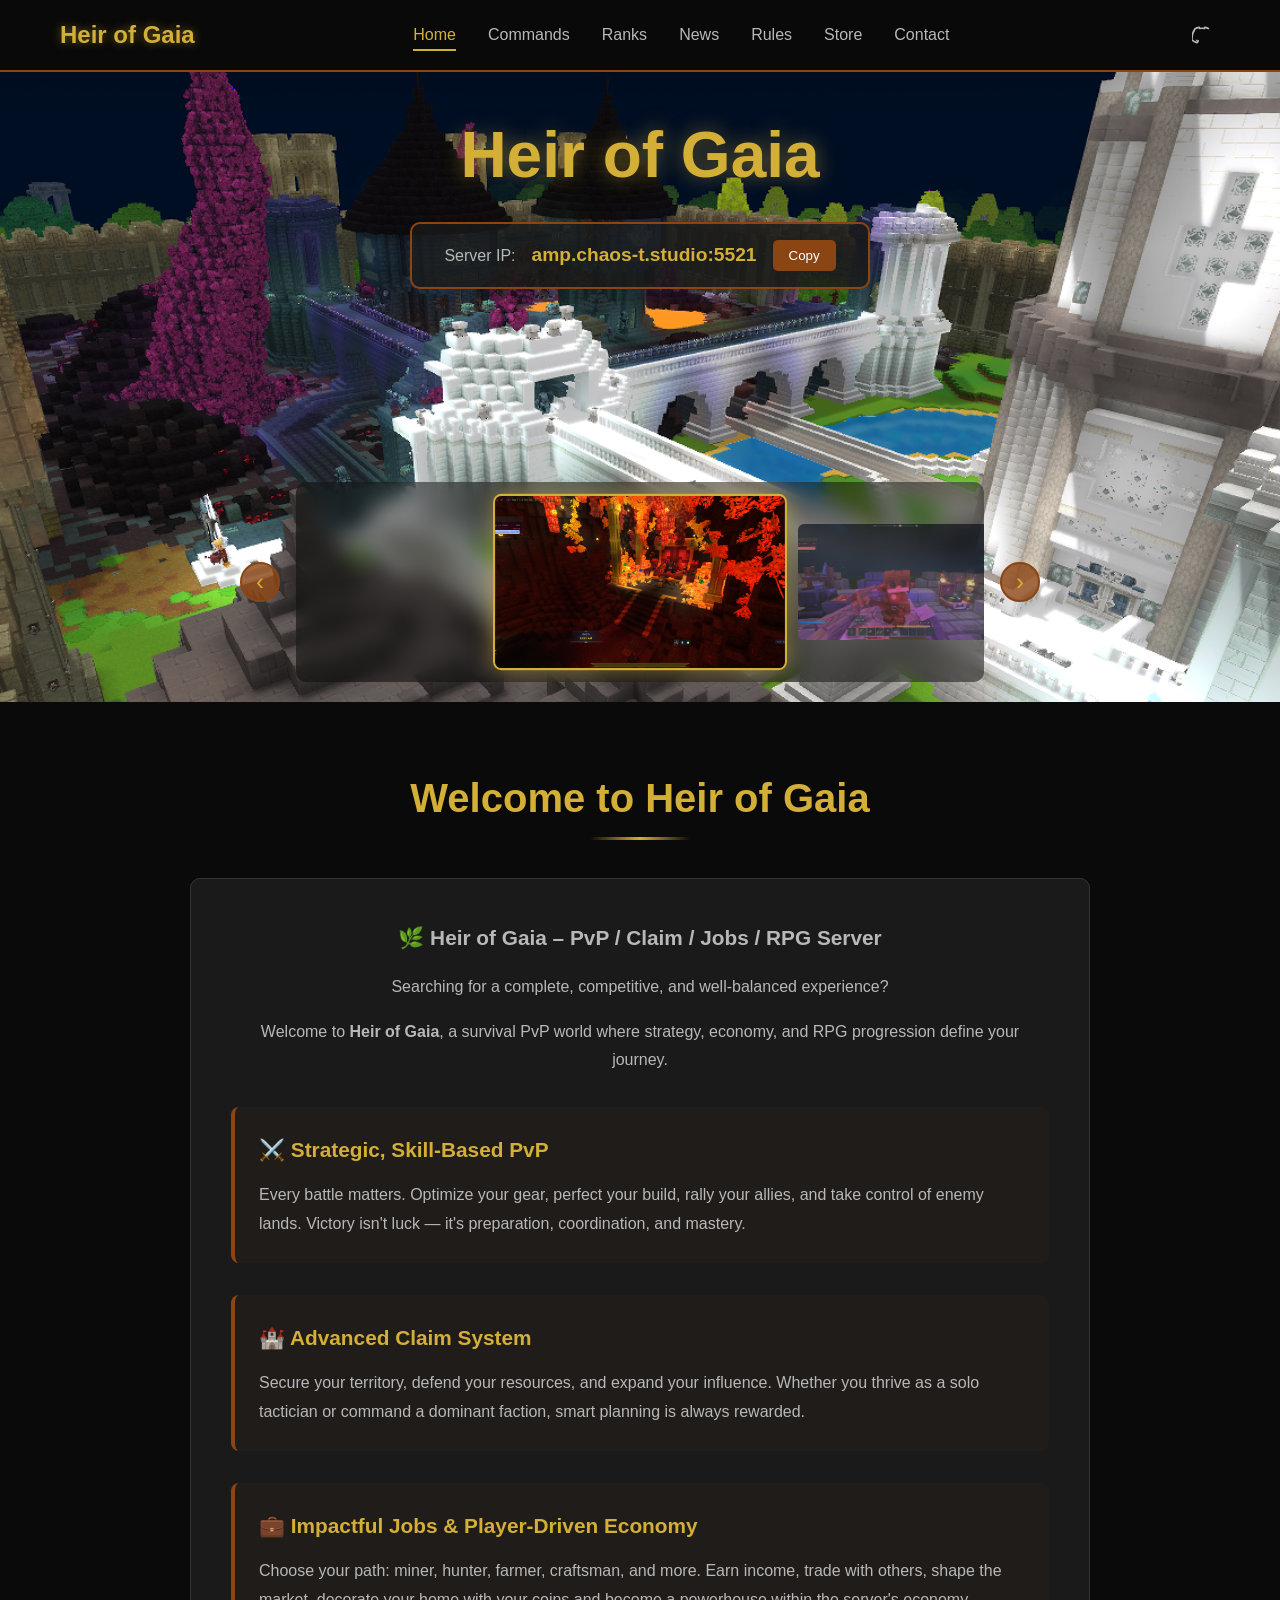
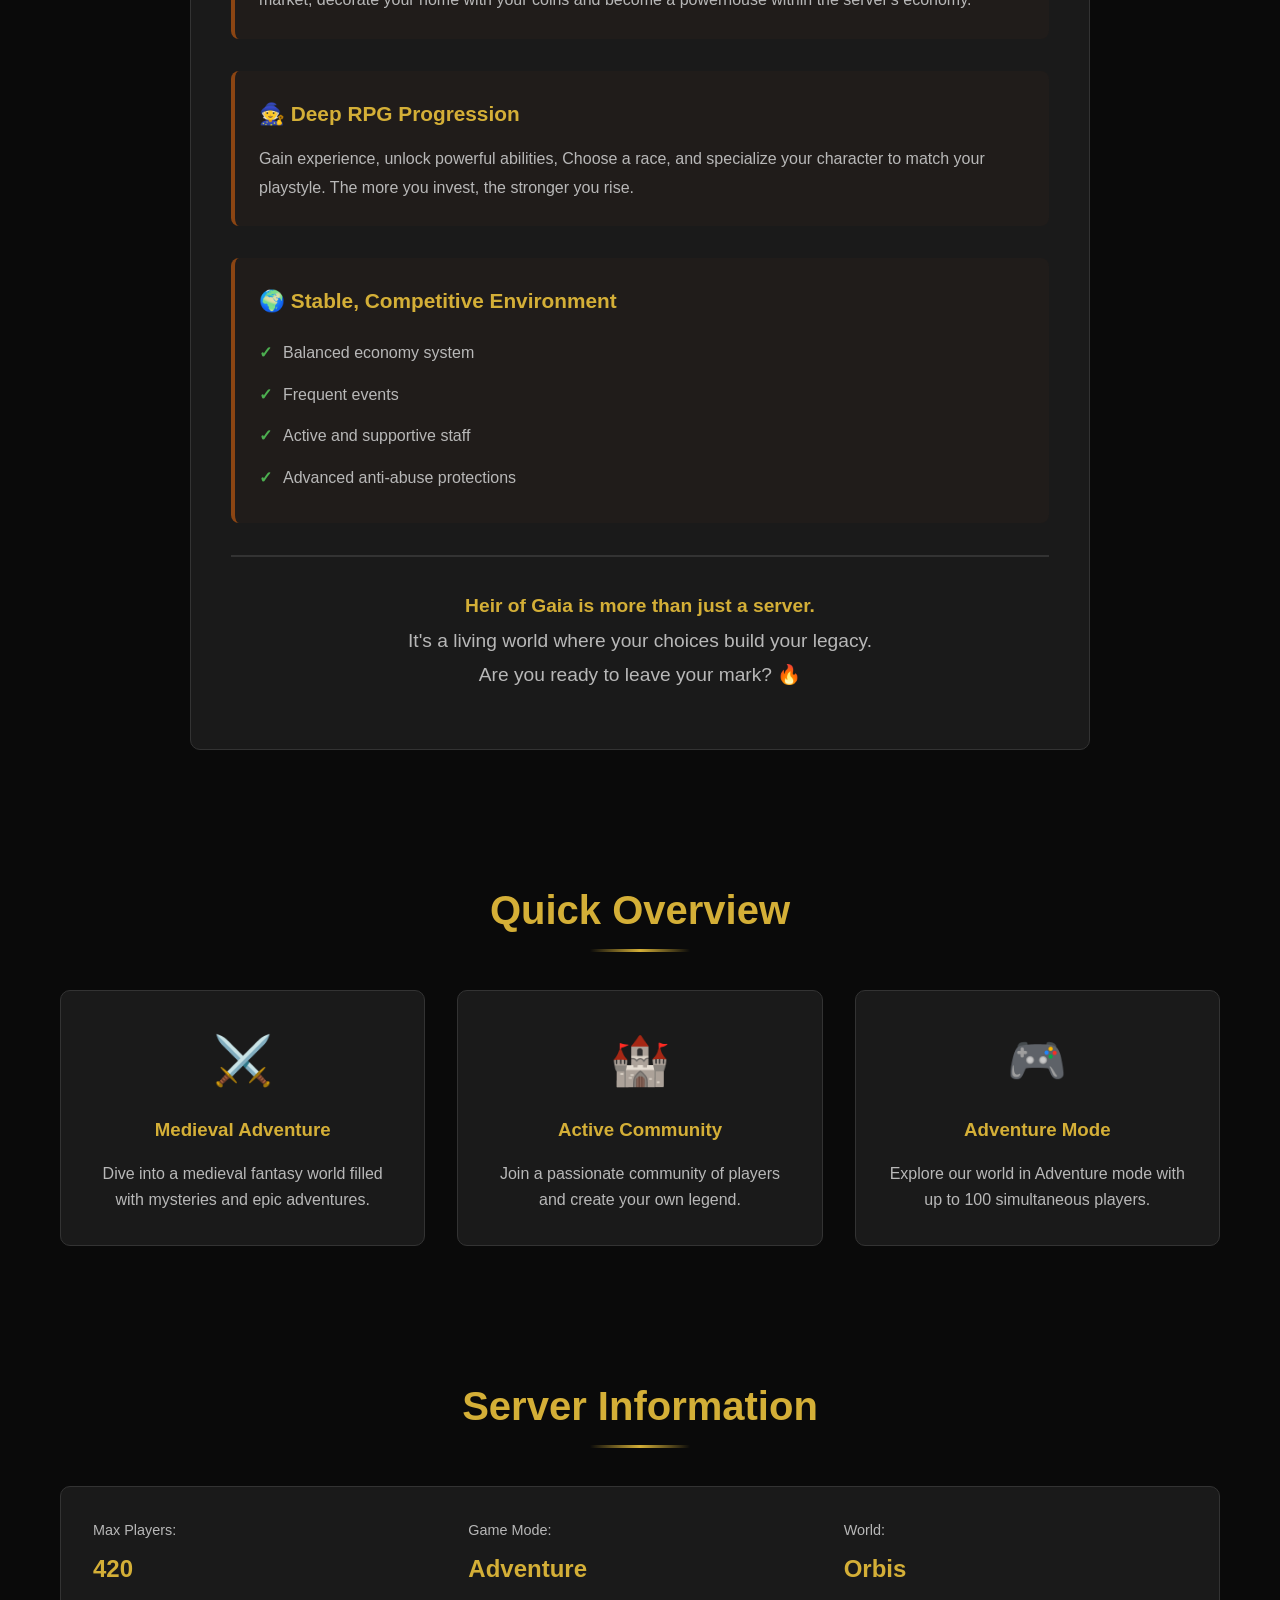
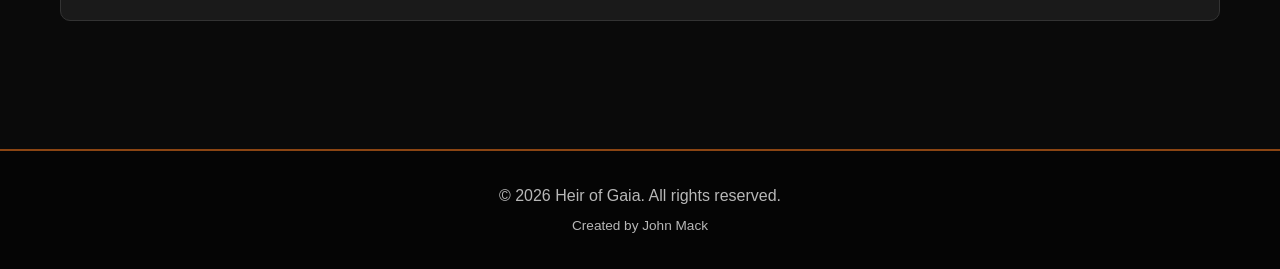
<file: index.html>
<!DOCTYPE html>
<html lang="en">
<head>
    <meta charset="UTF-8">
    <meta name="viewport" content="width=device-width, initial-scale=1.0">
    <title>Heir of Gaia - Hytale Server</title>
    <link rel="stylesheet" href="css/style.css">
</head>
<body>
    <nav class="navbar">
        <div class="container">
            <a href="index.html" class="nav-brand">Heir of Gaia</a>
            <button class="nav-toggle" aria-label="Toggle navigation">
                <span></span>
                <span></span>
                <span></span>
            </button>
            <ul class="nav-menu">
                <li><a href="index.html" class="active">Home</a></li>
                <li><a href="commands.html">Commands</a></li>
                <li><a href="ranks.html">Ranks</a></li>
                <li><a href="news.html">News</a></li>
                <li><a href="rules.html">Rules</a></li>
                <li><a href="store.html">Store</a></li>
                <li><a href="contact.html">Contact</a></li>
            </ul>
            <a href="https://discord.gg/JfHbU9vkr3" class="discord-icon" target="_blank" aria-label="Join Discord">
                <svg width="20" height="20" viewBox="0 0 24 24" fill="none" stroke="currentColor" stroke-width="2">
                    <path d="M20.317 4.37a19.791 19.791 0 0 0-4.885-1.515a.074.074 0 0 0-.079.037c-.21.375-.444.864-.607 1.25a18.27 18.27 0 0 0-5.487 0c-.163-.386-.395-.875-.607-1.25a.077.077 0 0 0-.079-.037A19.736 19.736 0 0 0 3.677 4.37a.07.07 0 0 0-.032.027C.533 9.046-.32 13.58.099 18.057a.082.082 0 0 0 .031.057a19.9 19.9 0 0 0 5.993 3.03a.078.078 0 0 0 .084-.028c.462-.63.874-1.295 1.226-1.994a.076.076 0 0 0-.042-.106a13.107 13.107 0 0 1-1.872-.892a.077.077 0 0 1-.008-.128a10.2a10.2 0 0 0 .372-.294a.074.074 0 0 1 .076-.01c3.928 1.793 8.18 1.793 12.062 0a.074.074 0 0 1 .078.009c.12.098.246.198.373.294a.077.077 0 0 1-.006.127a12.299 12.299 0 0 1-1.873.892a.077.077 0 0 0-.041.107c.36.698.77 1.363 1.225 1.993a.076.076 0 0 0 .084.028a19.839 19.839 0 0 0 6.002-3.03a.077.077 0 0 0 .032-.056c.5-4.506-.838-8.962-3.552-12.66a.061.061 0 0 0-.031-.03zM8.02 15.33c-1.183 0-2.157-.965-2.157-2.156c0-1.193.948-2.157 2.157-2.157c1.211 0 2.176.964 2.157 2.157c0 1.19-.946 2.157-2.157 2.157zm7.975 0c-1.183 0-2.157-.965-2.157-2.156c0-1.193.948-2.157 2.157-2.157c1.211 0 2.176.964 2.157 2.157c0 1.19-.946 2.157-2.157 2.157z"/>
                </svg>
            </a>
        </div>
    </nav>

    <header class="hero">
        <div class="hero-overlay"></div>
        <div class="hero-content" style="position: absolute; top: 5%;">
            <h1 class="hero-title">Heir of Gaia</h1>
            <div class="server-ip">
                <span class="ip-label">Server IP:</span>
                <span class="ip-address" id="serverIP">amp.chaos-t.studio:5521</span>
                <button class="copy-btn" onclick="copyIP()">Copy</button>
            </div>
        </div>
        
        <!-- Image Carousel -->
        <div class="carousel-container">
            <button class="carousel-btn carousel-btn-prev" onclick="scrollCarousel(-1)">‹</button>
            <div class="carousel-wrapper">
                <div class="carousel-track" id="carouselTrack">
                    <!-- Images will be loaded dynamically from the gallery folder -->
                </div>
            </div>
            <button class="carousel-btn carousel-btn-next" onclick="scrollCarousel(1)">›</button>
        </div>
    </header>

    <!-- Image Zoom Modal -->
    <div id="imageModal" class="image-modal" onclick="closeModal()">
        <span class="modal-close">&times;</span>
        <img class="modal-content" id="modalImage">
    </div>

    <main class="container">
        <section class="section">
            <h2 class="section-title">Welcome to Heir of Gaia</h2>
            <div class="server-description">
                <p class="description-intro">🌿 <strong>Heir of Gaia – PvP / Claim / Jobs / RPG Server</strong></p>
                <p>Searching for a complete, competitive, and well-balanced experience?</p>
                <p>Welcome to <strong>Heir of Gaia</strong>, a survival PvP world where strategy, economy, and RPG progression define your journey.</p>
                
                <div class="feature-detailed">
                    <h3>⚔️ Strategic, Skill-Based PvP</h3>
                    <p>Every battle matters. Optimize your gear, perfect your build, rally your allies, and take control of enemy lands. Victory isn't luck — it's preparation, coordination, and mastery.</p>
                </div>

                <div class="feature-detailed">
                    <h3>🏰 Advanced Claim System</h3>
                    <p>Secure your territory, defend your resources, and expand your influence. Whether you thrive as a solo tactician or command a dominant faction, smart planning is always rewarded.</p>
                </div>

                <div class="feature-detailed">
                    <h3>💼 Impactful Jobs & Player-Driven Economy</h3>
                    <p>Choose your path: miner, hunter, farmer, craftsman, and more. Earn income, trade with others, shape the market, decorate your home with your coins and become a powerhouse within the server's economy.</p>
                </div>

                <div class="feature-detailed">
                    <h3>🧙 Deep RPG Progression</h3>
                    <p>Gain experience, unlock powerful abilities, Choose a race, and specialize your character to match your playstyle. The more you invest, the stronger you rise.</p>
                </div>

                <div class="feature-detailed">
                    <h3>🌍 Stable, Competitive Environment</h3>
                    <ul class="feature-list">
                        <li>Balanced economy system</li>
                        <li>Frequent events</li>
                        <li>Active and supportive staff</li>
                        <li>Advanced anti-abuse protections</li>
                    </ul>
                </div>

                <p class="description-footer"><strong>Heir of Gaia is more than just a server.</strong><br>
                It's a living world where your choices build your legacy.<br>
                Are you ready to leave your mark? 🔥</p>
            </div>
        </section>

        <section class="section">
            <h2 class="section-title">Quick Overview</h2>
            <div class="content-grid">
                <div class="card">
                    <div class="card-icon">⚔️</div>
                    <h3>Medieval Adventure</h3>
                    <p>Dive into a medieval fantasy world filled with mysteries and epic adventures.</p>
                </div>
                <div class="card">
                    <div class="card-icon">🏰</div>
                    <h3>Active Community</h3>
                    <p>Join a passionate community of players and create your own legend.</p>
                </div>
                <div class="card">
                    <div class="card-icon">🎮</div>
                    <h3>Adventure Mode</h3>
                    <p>Explore our world in Adventure mode with up to 100 simultaneous players.</p>
                </div>
            </div>
        </section>

        <section class="section">
            <h2 class="section-title">Server Information</h2>
            <div class="info-box">
                <div class="info-item">
                    <span class="info-label">Max Players:</span>
                    <span class="info-value">420</span>
                </div>
                <div class="info-item">
                    <span class="info-label">Game Mode:</span>
                    <span class="info-value">Adventure</span>
                </div>
                <div class="info-item">
                    <span class="info-label">World:</span>
                    <span class="info-value">Orbis</span>
                </div>
            </div>
        </section>
    </main>

    <footer class="footer">
        <div class="container">
            <p>&copy; 2026 Heir of Gaia. All rights reserved.</p>
            <p style="margin-top: 0.4rem; font-size: 0.85rem;">Created by John Mack</p>
        </div>
    </footer>

    <script src="js/script.js"></script>
</body>
</html>
</file>
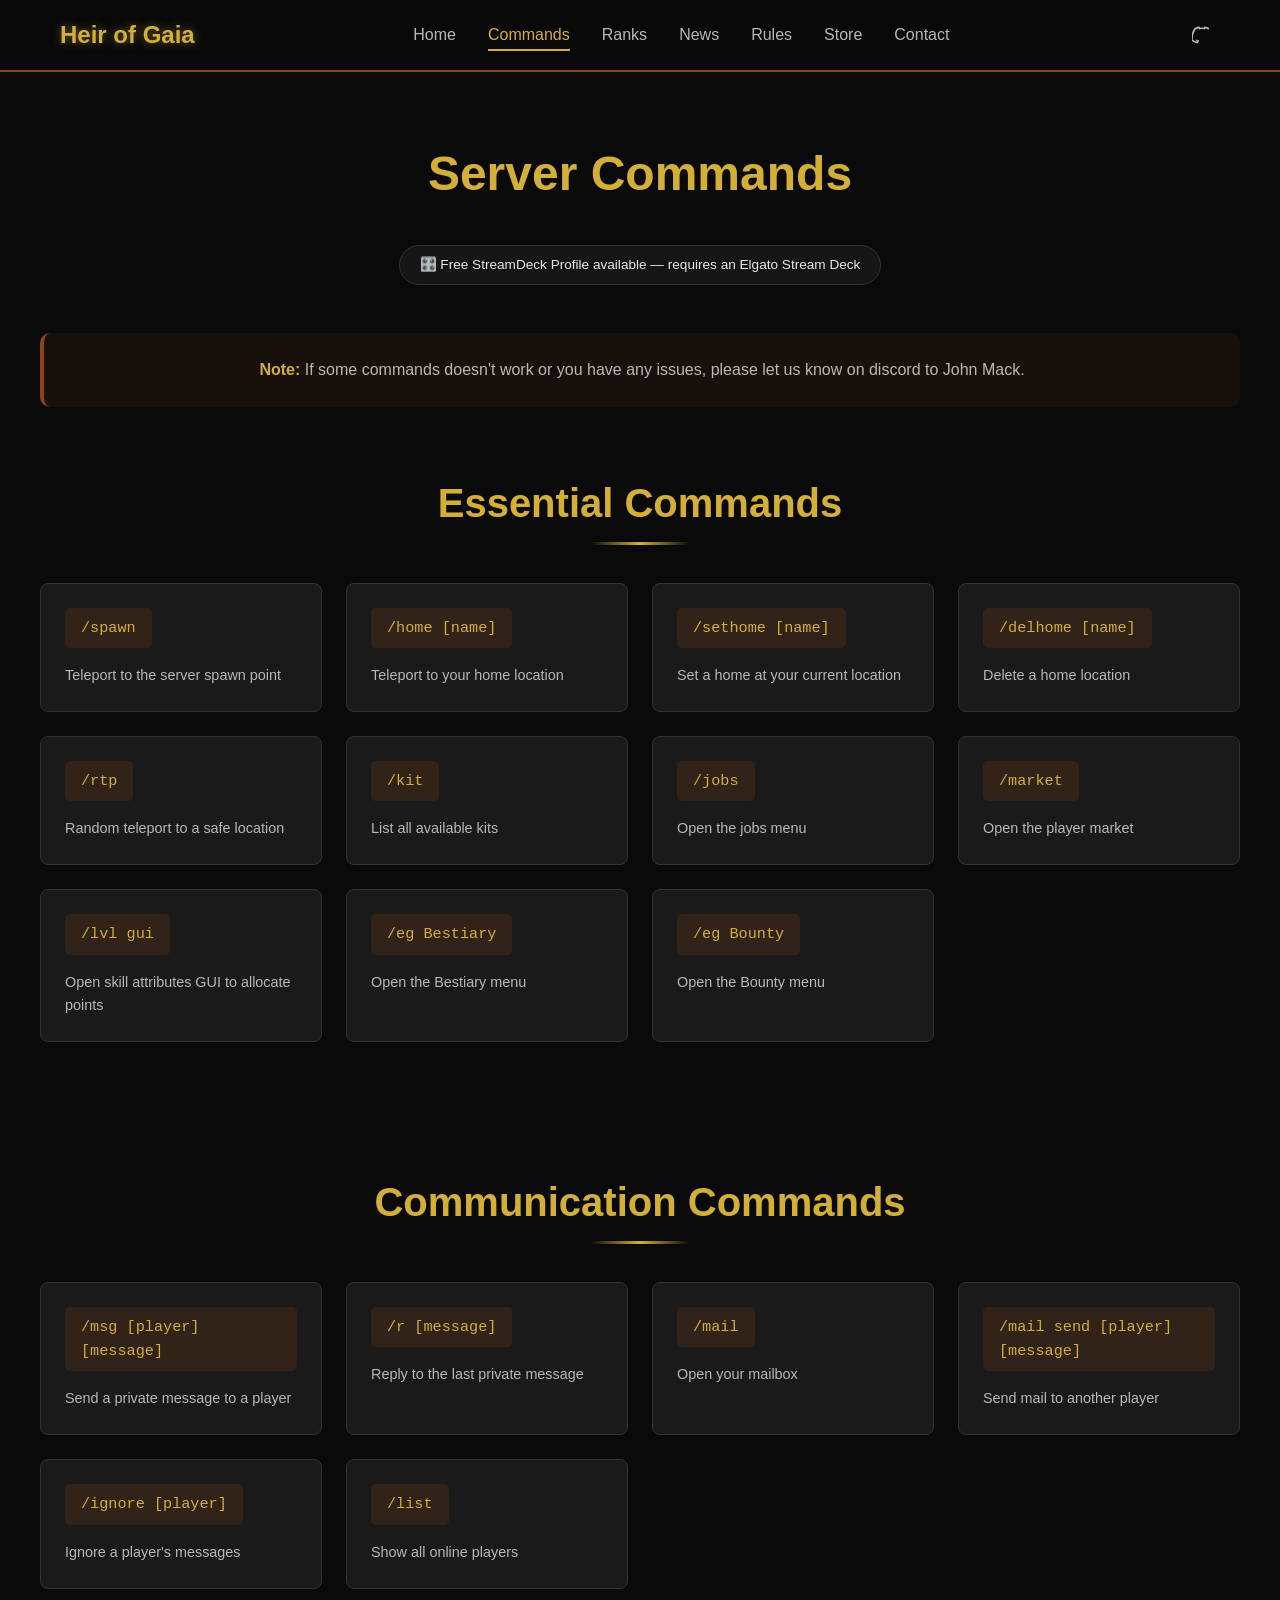
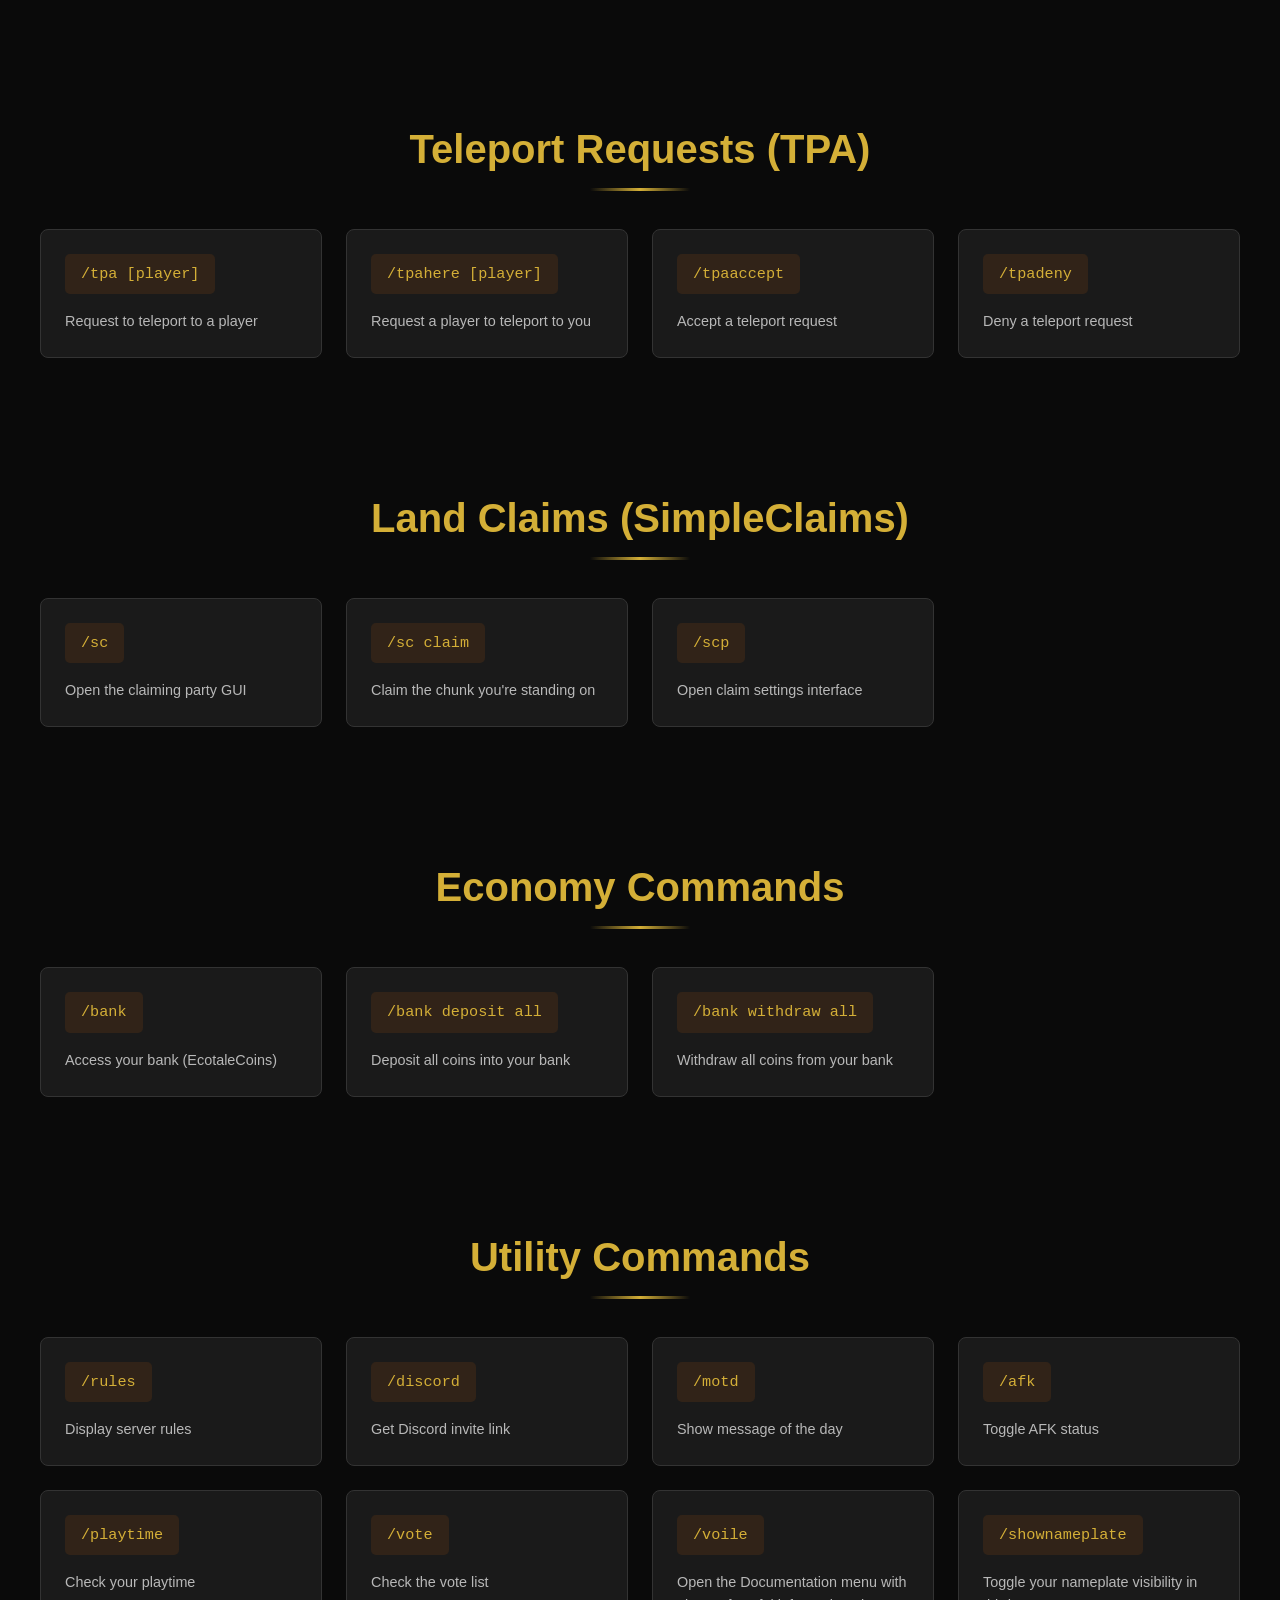
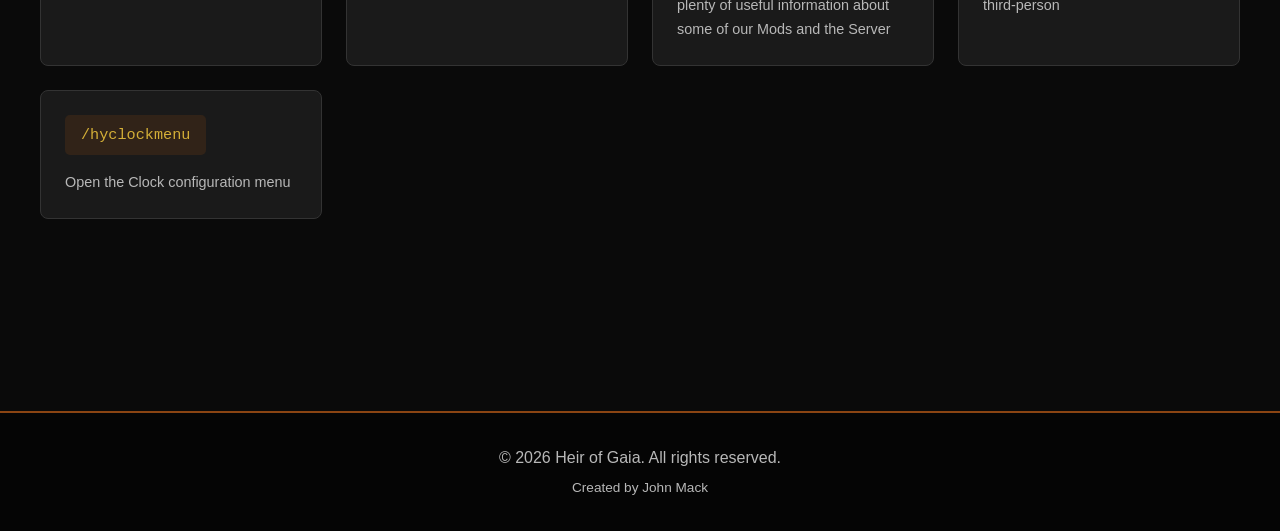
<file: commands.html>
<!DOCTYPE html>
<html lang="en">
<head>
    <meta charset="UTF-8">
    <meta name="viewport" content="width=device-width, initial-scale=1.0">
    <title>Commands - Heir of Gaia</title>
    <link rel="stylesheet" href="css/style.css">
</head>
<body>
    <nav class="navbar">
        <div class="container">
            <a href="index.html" class="nav-brand">Heir of Gaia</a>
            <button class="nav-toggle" aria-label="Toggle navigation">
                <span></span>
                <span></span>
                <span></span>
            </button>
            <ul class="nav-menu">
                <li><a href="index.html">Home</a></li>
                <li><a href="commands.html" class="active">Commands</a></li>
                <li><a href="ranks.html">Ranks</a></li>
                <li><a href="news.html">News</a></li>
                <li><a href="rules.html">Rules</a></li>
                <li><a href="store.html">Store</a></li>
                <li><a href="contact.html">Contact</a></li>
            </ul>
            <a href="https://discord.gg/JfHbU9vkr3" class="discord-icon" target="_blank" aria-label="Join Discord">
                <svg width="20" height="20" viewBox="0 0 24 24" fill="none" stroke="currentColor" stroke-width="2">
                    <path d="M20.317 4.37a19.791 19.791 0 0 0-4.885-1.515a.074.074 0 0 0-.079.037c-.21.375-.444.864-.607 1.25a18.27 18.27 0 0 0-5.487 0c-.163-.386-.395-.875-.607-1.25a.077.077 0 0 0-.079-.037A19.736 19.736 0 0 0 3.677 4.37a.07.07 0 0 0-.032.027C.533 9.046-.32 13.58.099 18.057a.082.082 0 0 0 .031.057a19.9 19.9 0 0 0 5.993 3.03a.078.078 0 0 0 .084-.028c.462-.63.874-1.295 1.226-1.994a.076.076 0 0 0-.042-.106a13.107 13.107 0 0 1-1.872-.892a.077.077 0 0 1-.008-.128a10.2a10.2 0 0 0 .372-.294a.074.074 0 0 1 .076-.01c3.928 1.793 8.18 1.793 12.062 0a.074.074 0 0 1 .078.009c.12.098.246.198.373.294a.077.077 0 0 1-.006.127a12.299 12.299 0 0 1-1.873.892a.077.077 0 0 0-.041.107c.36.698.77 1.363 1.225 1.993a.076.076 0 0 0 .084.028a19.839 19.839 0 0 0 6.002-3.03a.077.077 0 0 0 .032-.056c.5-4.506-.838-8.962-3.552-12.66a.061.061 0 0 0-.031-.03zM8.02 15.33c-1.183 0-2.157-.965-2.157-2.156c0-1.193.948-2.157 2.157-2.157c1.211 0 2.176.964 2.157 2.157c0 1.19-.946 2.157-2.157 2.157zm7.975 0c-1.183 0-2.157-.965-2.157-2.156c0-1.193.948-2.157 2.157-2.157c1.211 0 2.176.964 2.157 2.157c0 1.19-.946 2.157-2.157 2.157z"/>
                </svg>
            </a>
        </div>
    </nav>

    <main class="container page-content">
        <h1 class="page-title">Server Commands</h1>

        <div style="text-align: center; margin-bottom: 1.5rem;">
            <a href="https://github.com/John-Mack/HeirOfgaia-StreamDeck-Profile" target="_blank" style="display: inline-flex; align-items: center; gap: 0.5rem; background: rgba(26,26,26,0.8); color: var(--text-primary); border: 1px solid var(--border-color); padding: 0.5rem 1.2rem; border-radius: 20px; text-decoration: none; font-size: 0.85rem; transition: all 0.3s ease;" onmouseover="this.style.borderColor='var(--secondary-color)'; this.style.color='var(--secondary-color)'" onmouseout="this.style.borderColor='var(--border-color)'; this.style.color='var(--text-primary)'">🎛️ Free StreamDeck Profile available — requires an Elgato Stream Deck</a>
        </div>
        
        <div class="commands-note">
            <p><strong>Note:</strong> If some commands doesn't work or you have any issues, please let us know on discord to John Mack.</p>
        </div>

        <section class="section">
            <h2 class="section-title">Essential Commands</h2>
            <div class="commands-grid">
                <div class="command-card">
                    <div class="command-header">
                        <code>/spawn</code>
                    </div>
                    <p>Teleport to the server spawn point</p>
                </div>
                <div class="command-card">
                    <div class="command-header">
                        <code>/home [name]</code>
                    </div>
                    <p>Teleport to your home location</p>
                </div>
                <div class="command-card">
                    <div class="command-header">
                        <code>/sethome [name]</code>
                    </div>
                    <p>Set a home at your current location</p>
                </div>
                <div class="command-card">
                    <div class="command-header">
                        <code>/delhome [name]</code>
                    </div>
                    <p>Delete a home location</p>
                </div>
                <div class="command-card">
                    <div class="command-header">
                        <code>/rtp</code>
                    </div>
                    <p>Random teleport to a safe location</p>
                </div>
                <div class="command-card">
                    <div class="command-header">
                        <code>/kit</code>
                    </div>
                    <p>List all available kits</p>
                </div>
				<div class="command-card">
                    <div class="command-header">
                        <code>/jobs</code>
                    </div>
                    <p>Open the jobs menu</p>
                </div>
				<div class="command-card">
                    <div class="command-header">
                        <code>/market</code>
                    </div>
                    <p>Open the player market</p>
                </div>
				<div class="command-card">
                    <div class="command-header">
                        <code>/lvl gui</code>
                    </div>
                    <p>Open skill attributes GUI to allocate points</p>
                </div>
				<div class="command-card">
                    <div class="command-header">
                        <code>/eg Bestiary</code>
                    </div>
                    <p>Open the Bestiary menu</p>
                </div>
				<div class="command-card">
                    <div class="command-header">
                        <code>/eg Bounty</code>
                    </div>
                    <p>Open the Bounty menu</p>
                </div>
				
				
            </div>
        </section>

        <section class="section">
            <h2 class="section-title">Communication Commands</h2>
            <div class="commands-grid">
                <div class="command-card">
                    <div class="command-header">
                        <code>/msg [player] [message]</code>
                    </div>
                    <p>Send a private message to a player</p>
                </div>
                <div class="command-card">
                    <div class="command-header">
                        <code>/r [message]</code>
                    </div>
                    <p>Reply to the last private message</p>
                </div>
                <div class="command-card">
                    <div class="command-header">
                        <code>/mail</code>
                    </div>
                    <p>Open your mailbox</p>
                </div>
                <div class="command-card">
                    <div class="command-header">
                        <code>/mail send [player] [message]</code>
                    </div>
                    <p>Send mail to another player</p>
                </div>
                <div class="command-card">
                    <div class="command-header">
                        <code>/ignore [player]</code>
                    </div>
                    <p>Ignore a player's messages</p>
                </div>
                <div class="command-card">
                    <div class="command-header">
                        <code>/list</code>
                    </div>
                    <p>Show all online players</p>
                </div>
            </div>
        </section>

        <section class="section">
            <h2 class="section-title">Teleport Requests (TPA)</h2>
            <div class="commands-grid">
                <div class="command-card">
                    <div class="command-header">
                        <code>/tpa [player]</code>
                    </div>
                    <p>Request to teleport to a player</p>
                </div>
                <div class="command-card">
                    <div class="command-header">
                        <code>/tpahere [player]</code>
                    </div>
                    <p>Request a player to teleport to you</p>
                </div>
                <div class="command-card">
                    <div class="command-header">
                        <code>/tpaaccept</code>
                    </div>
                    <p>Accept a teleport request</p>
                </div>
                <div class="command-card">
                    <div class="command-header">
                        <code>/tpadeny</code>
                    </div>
                    <p>Deny a teleport request</p>
                </div>
            </div>
        </section>

        <section class="section">
            <h2 class="section-title">Land Claims (SimpleClaims)</h2>
            <div class="commands-grid">
                <div class="command-card">
                    <div class="command-header">
                        <code>/sc</code>
                    </div>
                    <p>Open the claiming party GUI</p>
                </div>
                <div class="command-card">
                    <div class="command-header">
                        <code>/sc claim</code>
                    </div>
                    <p>Claim the chunk you're standing on</p>
                </div>
                <div class="command-card">
                    <div class="command-header">
                        <code>/scp</code>
                    </div>
                    <p>Open claim settings interface</p>
                </div>
            </div>
        </section>

        <section class="section">
            <h2 class="section-title">Economy Commands</h2>
            <div class="commands-grid">
                
				
                
                <div class="command-card">
                    <div class="command-header">
                        <code>/bank</code>
                    </div>
                    <p>Access your bank (EcotaleCoins)</p>
                </div>
                <div class="command-card">
                    <div class="command-header">
                        <code>/bank deposit all</code>
                    </div>
                    <p>Deposit all coins into your bank</p>
                </div>
                <div class="command-card">
                    <div class="command-header">
                        <code>/bank withdraw all</code>
                    </div>
                    <p>Withdraw all coins from your bank</p>
                </div>
            </div>
        </section>


        <section class="section">
            <h2 class="section-title">Utility Commands</h2>
            <div class="commands-grid">
                <div class="command-card">
                    <div class="command-header">
                        <code>/rules</code>
                    </div>
                    <p>Display server rules</p>
                </div>
                <div class="command-card">
                    <div class="command-header">
                        <code>/discord</code>
                    </div>
                    <p>Get Discord invite link</p>
                </div>
                <div class="command-card">
                    <div class="command-header">
                        <code>/motd</code>
                    </div>
                    <p>Show message of the day</p>
                </div>
                <div class="command-card">
                    <div class="command-header">
                        <code>/afk</code>
                    </div>
                    <p>Toggle AFK status</p>
                </div>
                <div class="command-card">
                    <div class="command-header">
                        <code>/playtime</code>
                    </div>
                    <p>Check your playtime</p>
                </div>
				<div class="command-card">
                    <div class="command-header">
                        <code>/vote</code>
                    </div>
                    <p>Check the vote list</p>
                </div>
				<div class="command-card">
                    <div class="command-header">
                        <code>/voile</code>
                    </div>
                    <p>Open the Documentation menu with plenty of useful information about some of our Mods and the Server</p>
                </div>
				<div class="command-card">
                    <div class="command-header">
                        <code>/shownameplate</code>
                    </div>
                    <p>Toggle your nameplate visibility in third-person</p>
                </div>
				<div class="command-card">
                    <div class="command-header">
                        <code>/hyclockmenu</code>
                    </div>
                    <p>Open the Clock configuration menu</p>
                </div>
            </div>
        </section>


    </main>

    <footer class="footer">
        <div class="container">
            <p>&copy; 2026 Heir of Gaia. All rights reserved.</p>
            <p style="margin-top: 0.4rem; font-size: 0.85rem;">Created by John Mack</p>
        </div>
    </footer>

    <script src="js/script.js"></script>
</body>
</html>
</file>
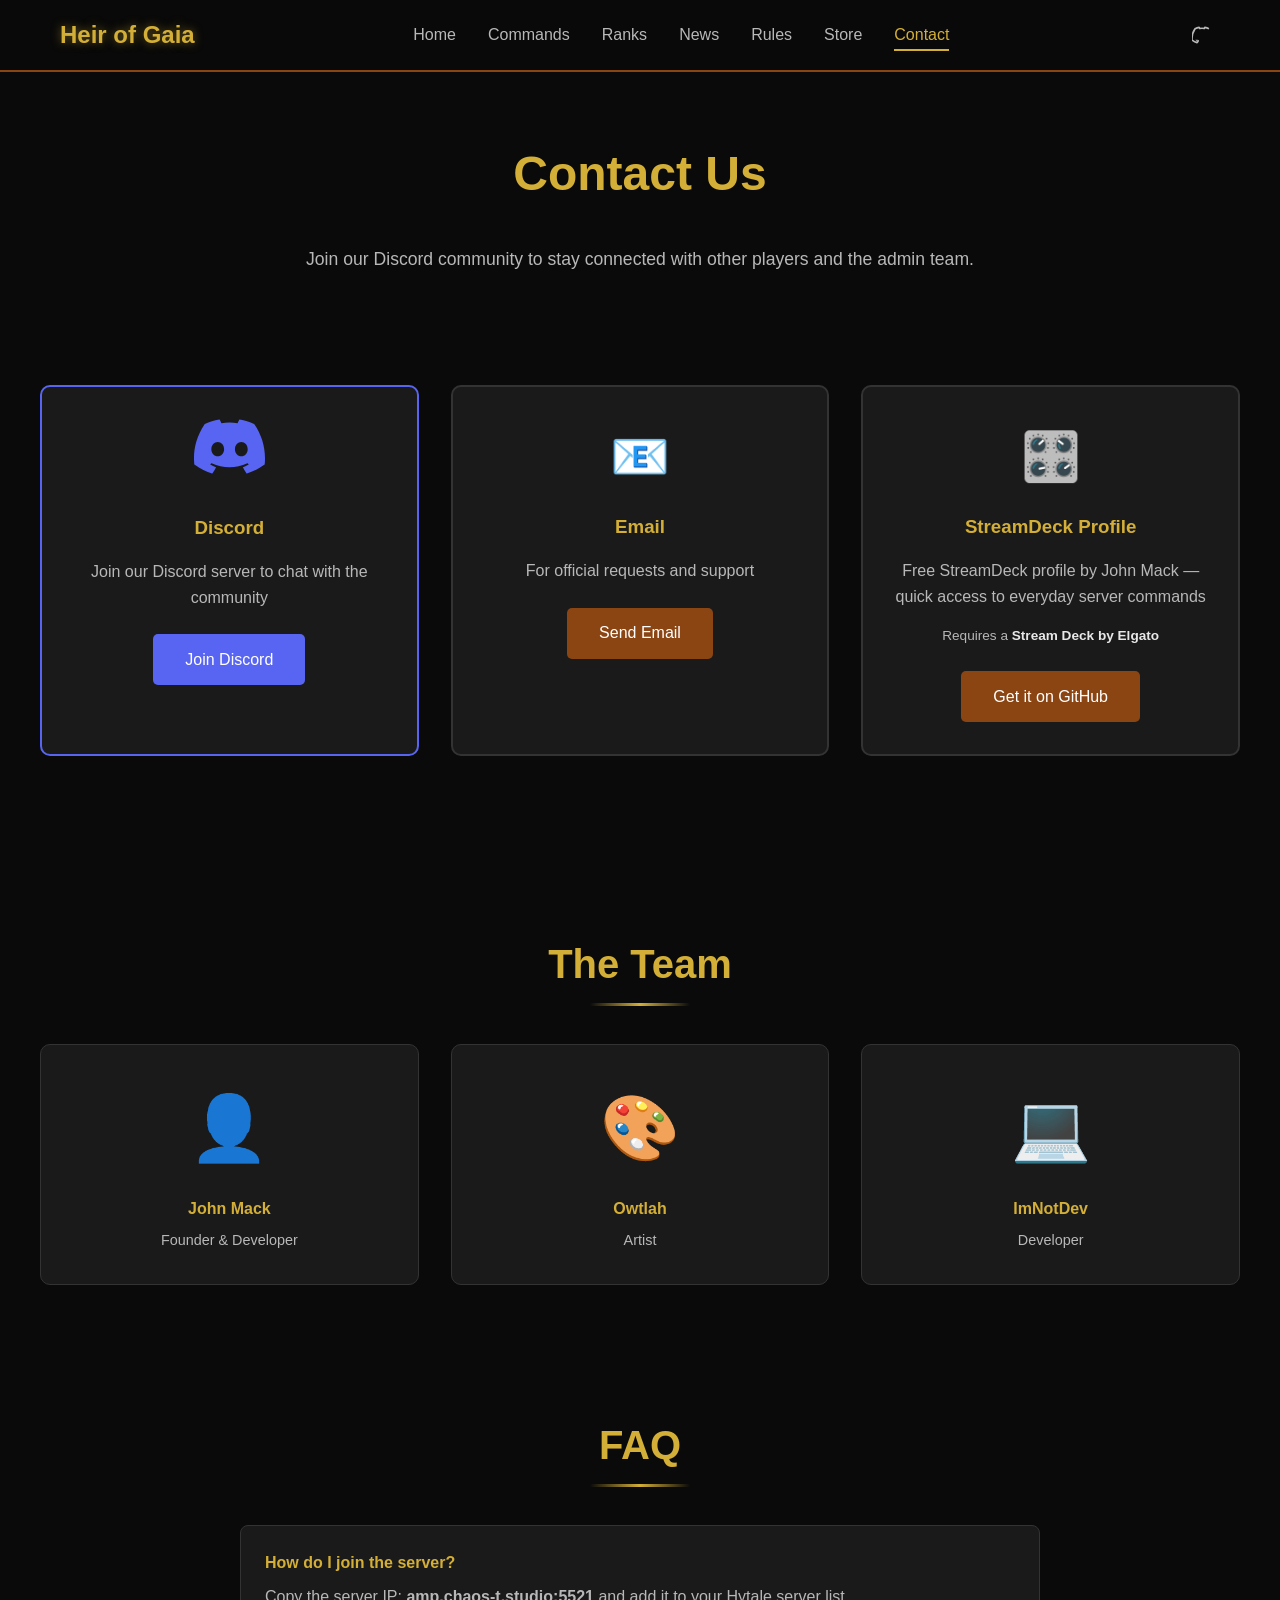
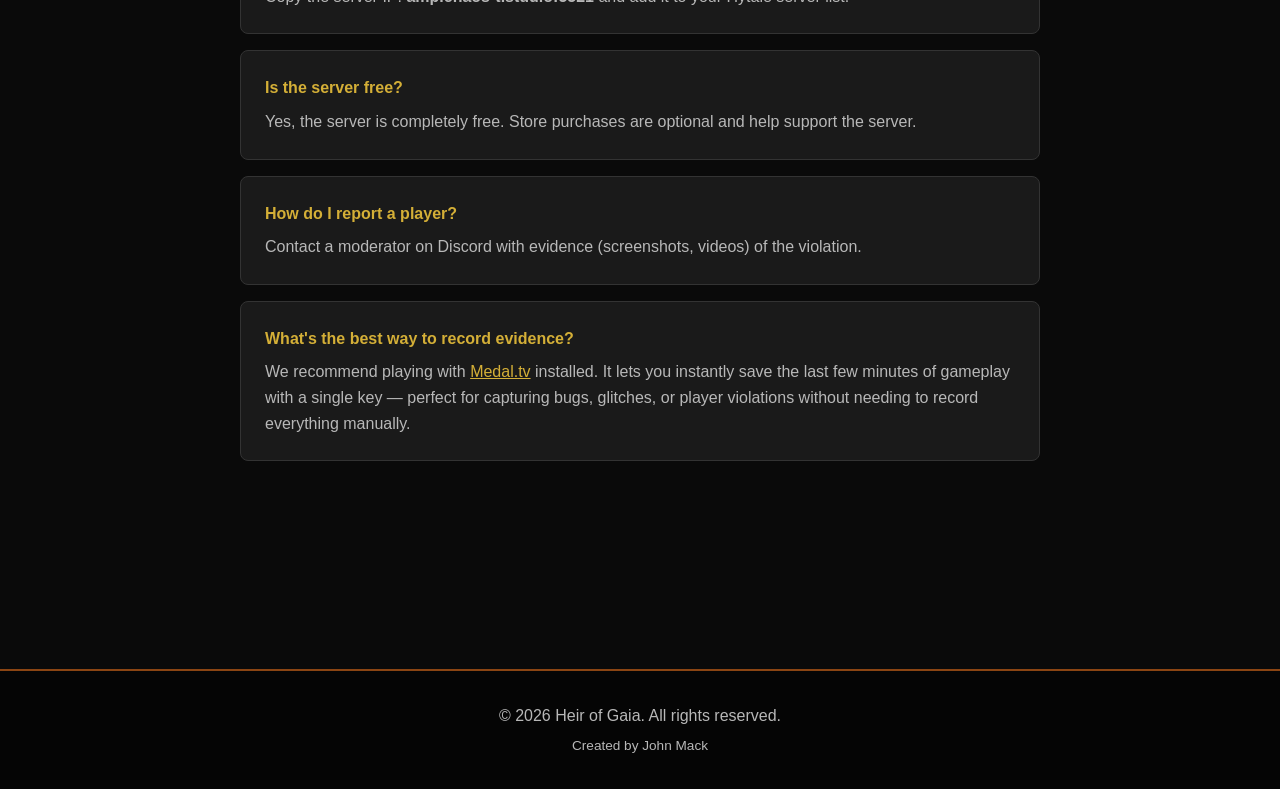
<file: contact.html>
<!DOCTYPE html>
<html lang="en">
<head>
    <meta charset="UTF-8">
    <meta name="viewport" content="width=device-width, initial-scale=1.0">
    <title>Contact - Heir of Gaia</title>
    <link rel="stylesheet" href="css/style.css">
</head>
<body>
    <nav class="navbar">
        <div class="container">
            <a href="index.html" class="nav-brand">Heir of Gaia</a>
            <button class="nav-toggle" aria-label="Toggle navigation">
                <span></span>
                <span></span>
                <span></span>
            </button>
            <ul class="nav-menu">
                <li><a href="index.html">Home</a></li>
                <li><a href="commands.html">Commands</a></li>
                <li><a href="ranks.html">Ranks</a></li>
                <li><a href="news.html">News</a></li>
                <li><a href="rules.html">Rules</a></li>
                <li><a href="store.html">Store</a></li>
                <li><a href="contact.html" class="active">Contact</a></li>
            </ul>
            <a href="https://discord.gg/JfHbU9vkr3" class="discord-icon" target="_blank" aria-label="Join Discord">
                <svg width="20" height="20" viewBox="0 0 24 24" fill="none" stroke="currentColor" stroke-width="2">
                    <path d="M20.317 4.37a19.791 19.791 0 0 0-4.885-1.515a.074.074 0 0 0-.079.037c-.21.375-.444.864-.607 1.25a18.27 18.27 0 0 0-5.487 0c-.163-.386-.395-.875-.607-1.25a.077.077 0 0 0-.079-.037A19.736 19.736 0 0 0 3.677 4.37a.07.07 0 0 0-.032.027C.533 9.046-.32 13.58.099 18.057a.082.082 0 0 0 .031.057a19.9 19.9 0 0 0 5.993 3.03a.078.078 0 0 0 .084-.028c.462-.63.874-1.295 1.226-1.994a.076.076 0 0 0-.042-.106a13.107 13.107 0 0 1-1.872-.892a.077.077 0 0 1-.008-.128a10.2a10.2 0 0 0 .372-.294a.074.074 0 0 1 .076-.01c3.928 1.793 8.18 1.793 12.062 0a.074.074 0 0 1 .078.009c.12.098.246.198.373.294a.077.077 0 0 1-.006.127a12.299 12.299 0 0 1-1.873.892a.077.077 0 0 0-.041.107c.36.698.77 1.363 1.225 1.993a.076.076 0 0 0 .084.028a19.839 19.839 0 0 0 6.002-3.03a.077.077 0 0 0 .032-.056c.5-4.506-.838-8.962-3.552-12.66a.061.061 0 0 0-.031-.03zM8.02 15.33c-1.183 0-2.157-.965-2.157-2.156c0-1.193.948-2.157 2.157-2.157c1.211 0 2.176.964 2.157 2.157c0 1.19-.946 2.157-2.157 2.157zm7.975 0c-1.183 0-2.157-.965-2.157-2.156c0-1.193.948-2.157 2.157-2.157c1.211 0 2.176.964 2.157 2.157c0 1.19-.946 2.157-2.157 2.157z"/>
                </svg>
            </a>
        </div>
    </nav>

    <main class="container page-content">
        <h1 class="page-title">Contact Us</h1>
        
        <div class="contact-intro">
            <p>Join our Discord community to stay connected with other players and the admin team.</p>
        </div>

        <section class="section">
            <div class="contact-grid">
                <div class="contact-card discord">
                    <div class="contact-icon">
                        <svg width="71" height="55" viewBox="0 0 71 55" fill="none">
                            <path d="M60.1045 4.8978C55.5792 2.8214 50.7265 1.2916 45.6527 0.41542C45.5603 0.39851 45.468 0.440769 45.4204 0.525289C44.7963 1.6353 44.105 3.0834 43.6209 4.2216C38.1637 3.4046 32.7345 3.4046 27.3892 4.2216C26.905 3.0581 26.1886 1.6353 25.5617 0.525289C25.5141 0.443589 25.4218 0.40133 25.3294 0.41542C20.2584 1.2888 15.4057 2.8186 10.8776 4.8978C10.8384 4.9147 10.8048 4.9429 10.7825 4.9795C1.57795 18.7309 -0.943561 32.1443 0.293408 45.3914C0.299005 45.4562 0.335386 45.5182 0.385761 45.5576C6.45866 50.0174 12.3413 52.7249 18.1147 54.5195C18.2071 54.5477 18.305 54.5139 18.3638 54.4378C19.7295 52.5728 20.9469 50.6063 21.9907 48.5383C22.0523 48.4172 21.9935 48.2735 21.8676 48.2256C19.9366 47.4931 18.0979 46.6 16.3292 45.5858C16.1893 45.5041 16.1781 45.304 16.3068 45.2082C16.679 44.9293 17.0513 44.6391 17.4067 44.3461C17.471 44.2926 17.5606 44.2813 17.6362 44.3151C29.2558 49.6202 41.8354 49.6202 53.3179 44.3151C53.3935 44.2785 53.4831 44.2898 53.5502 44.3433C53.9057 44.6363 54.2779 44.9293 54.6529 45.2082C54.7816 45.304 54.7732 45.5041 54.6333 45.5858C52.8646 46.6197 51.0259 47.4931 49.0921 48.2228C48.9662 48.2707 48.9102 48.4172 48.9718 48.5383C50.038 50.6034 51.2554 52.5699 52.5959 54.435C52.6519 54.5139 52.7526 54.5477 52.845 54.5195C58.6464 52.7249 64.529 50.0174 70.6019 45.5576C70.6551 45.5182 70.6887 45.459 70.6943 45.3942C72.1747 30.0791 68.2147 16.7757 60.1968 4.9823C60.1772 4.9429 60.1437 4.9147 60.1045 4.8978ZM23.7259 37.3253C20.2276 37.3253 17.3451 34.1136 17.3451 30.1693C17.3451 26.225 20.1717 23.0133 23.7259 23.0133C27.308 23.0133 30.1626 26.2532 30.1066 30.1693C30.1066 34.1136 27.28 37.3253 23.7259 37.3253ZM47.3178 37.3253C43.8196 37.3253 40.9371 34.1136 40.9371 30.1693C40.9371 26.225 43.7636 23.0133 47.3178 23.0133C50.9 23.0133 53.7545 26.2532 53.6986 30.1693C53.6986 34.1136 50.9 37.3253 47.3178 37.3253Z" fill="currentColor"/>
                        </svg>
                    </div>
                    <h3>Discord</h3>
                    <p>Join our Discord server to chat with the community</p>
                    <a href="https://discord.gg/JfHbU9vkr3" class="contact-btn" target="_blank">Join Discord</a>
                </div>

                <div class="contact-card">
                    <div class="contact-icon">📧</div>
                    <h3>Email</h3>
                    <p>For official requests and support</p>
                    <a href="mailto:heirgaia@gmail.com" class="contact-btn">Send Email</a>
                </div>

                <div class="contact-card">
                    <div class="contact-icon">🎛️</div>
                    <h3>StreamDeck Profile</h3>
                    <p>Free StreamDeck profile by John Mack — quick access to everyday server commands</p>
                    <p style="font-size: 0.85rem; color: var(--text-secondary); margin-top: -0.5rem;">Requires a <strong style="color: var(--text-primary);">Stream Deck by Elgato</strong></p>
                    <a href="https://github.com/John-Mack/HeirOfgaia-StreamDeck-Profile" class="contact-btn" target="_blank">Get it on GitHub</a>
                </div>
            </div>
        </section>

        <section class="section">
            <h2 class="section-title">The Team</h2>
            <div class="team-grid">
                <div class="team-card">
                    <div class="team-avatar">👤</div>
                    <h4>John Mack</h4>
                    <p class="team-role">Founder & Developer</p>
                </div>
                <div class="team-card">
                    <div class="team-avatar">🎨</div>
                    <h4>Owtlah</h4>
                    <p class="team-role">Artist</p>
                </div>
                <div class="team-card">
                    <div class="team-avatar">💻</div>
                    <h4>ImNotDev</h4>
                    <p class="team-role">Developer</p>
                </div>
            </div>
        </section>

        <section class="section">
            <h2 class="section-title">FAQ</h2>
            <div class="faq-list">
                <div class="faq-item">
                    <h4>How do I join the server?</h4>
                    <p>Copy the server IP: <strong>amp.chaos-t.studio:5521</strong> and add it to your Hytale server list.</p>
                </div>
                <div class="faq-item">
                    <h4>Is the server free?</h4>
                    <p>Yes, the server is completely free. Store purchases are optional and help support the server.</p>
                </div>
                <div class="faq-item">
                    <h4>How do I report a player?</h4>
                    <p>Contact a moderator on Discord with evidence (screenshots, videos) of the violation.</p>
                </div>
                <div class="faq-item">
                    <h4>What's the best way to record evidence?</h4>
                    <p>We recommend playing with <a href="https://medal.tv" target="_blank" style="color: var(--secondary-color);">Medal.tv</a> installed. It lets you instantly save the last few minutes of gameplay with a single key — perfect for capturing bugs, glitches, or player violations without needing to record everything manually.</p>
                </div>
            </div>
        </section>
    </main>

    <footer class="footer">
        <div class="container">
            <p>&copy; 2026 Heir of Gaia. All rights reserved.</p>
            <p style="margin-top: 0.4rem; font-size: 0.85rem;">Created by John Mack</p>
        </div>
    </footer>

    <script src="js/script.js"></script>
</body>
</html>
</file>
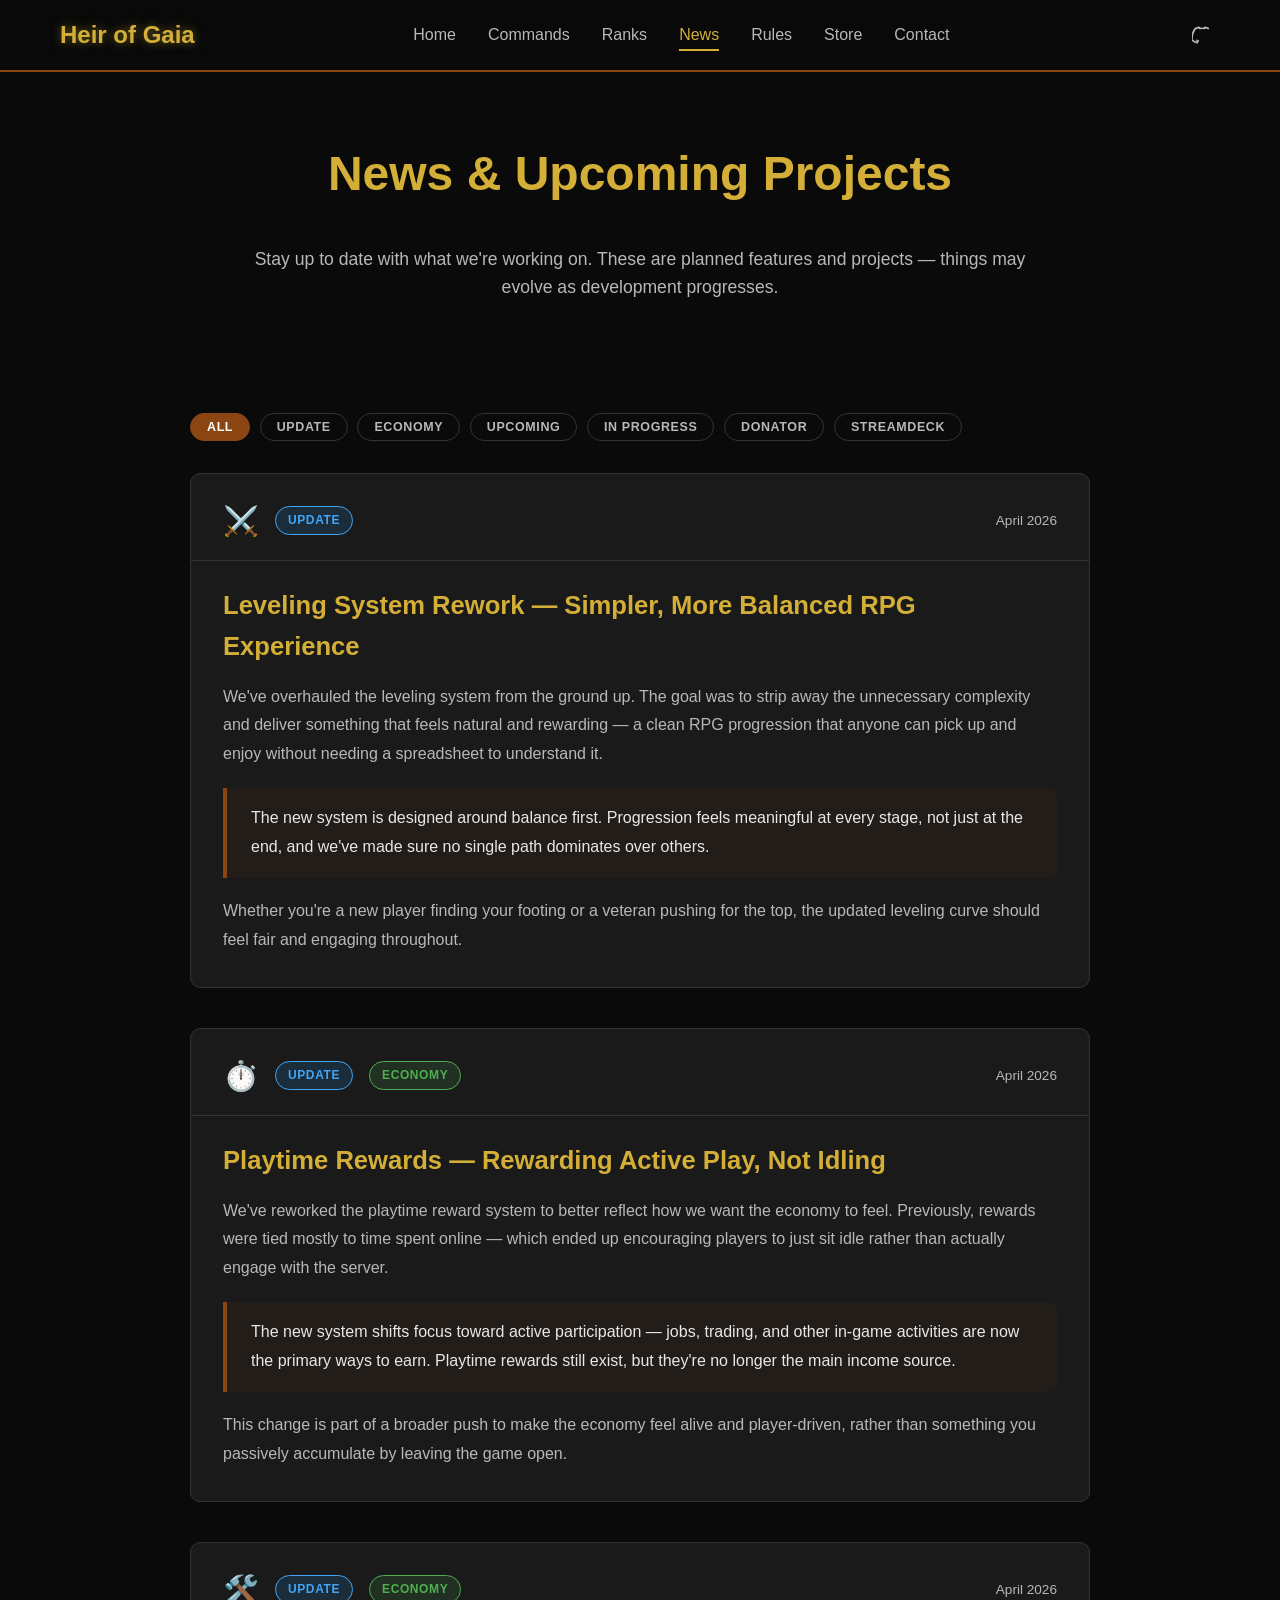
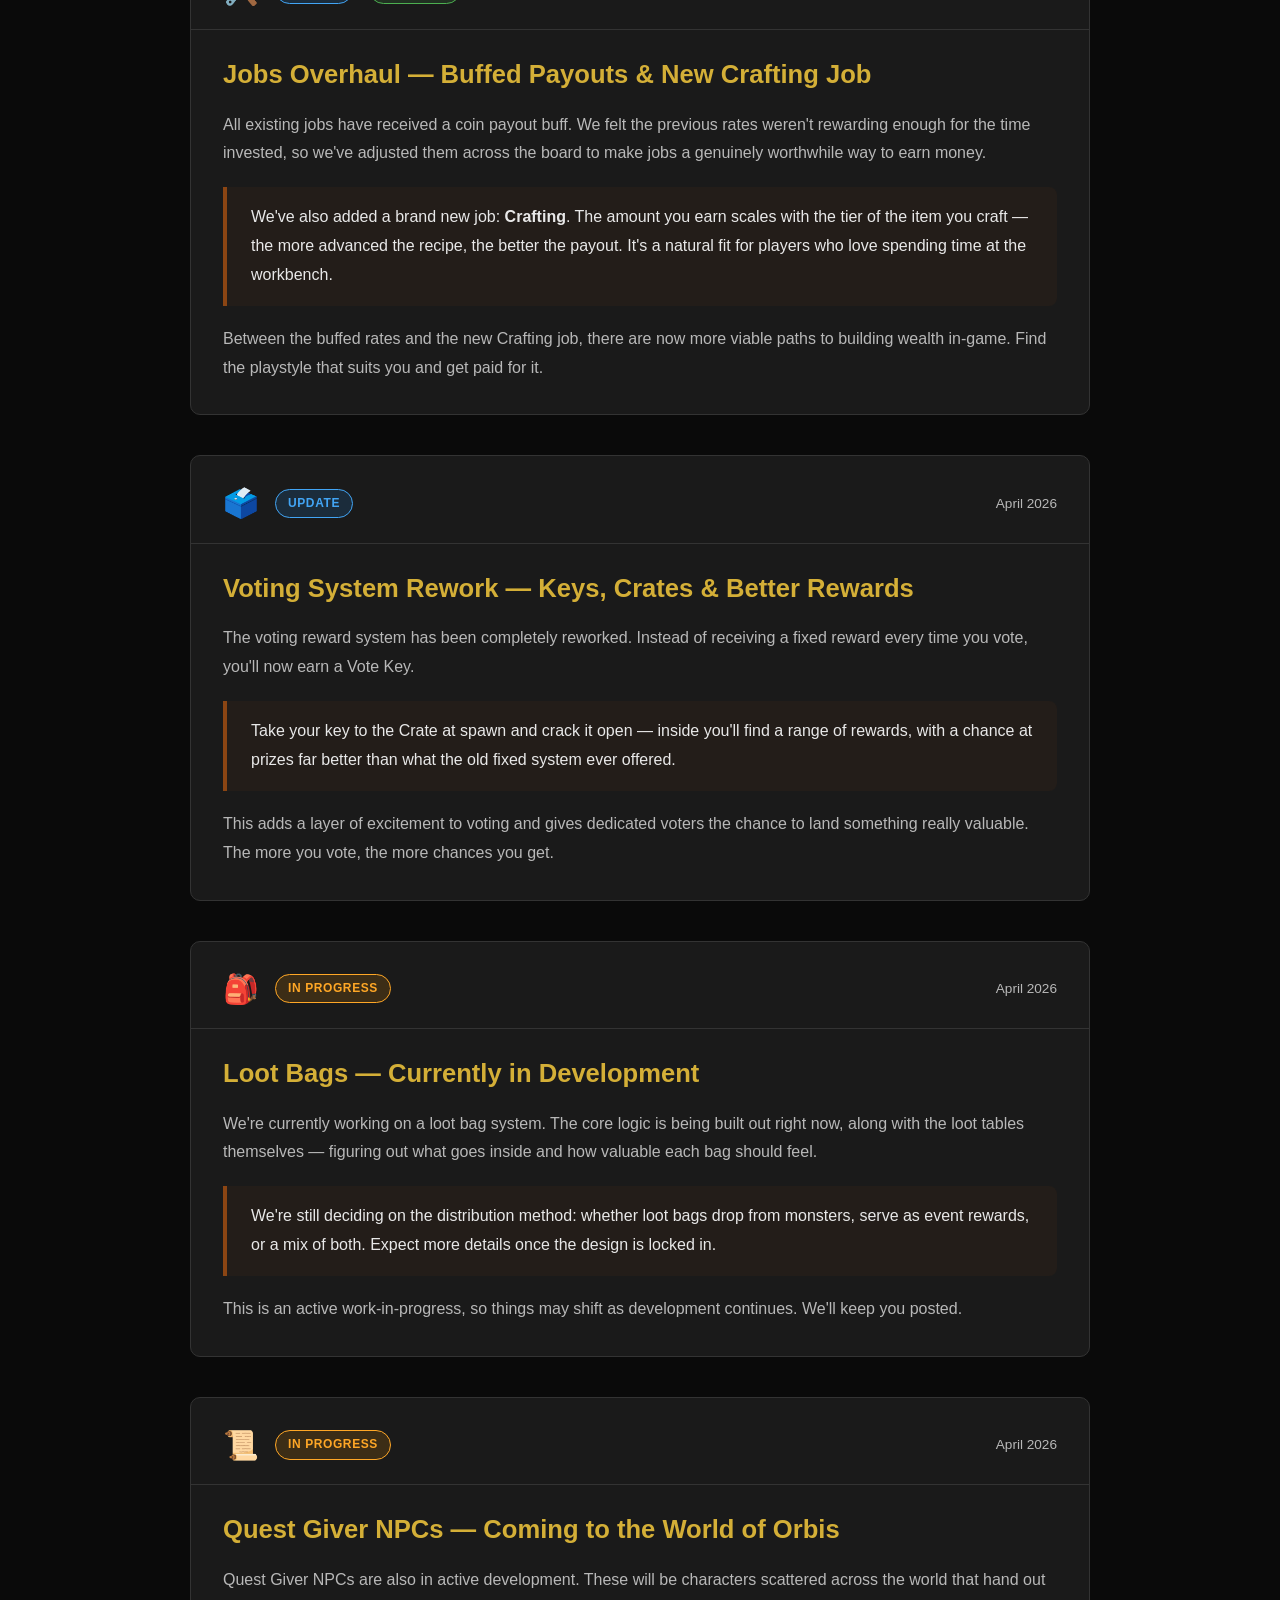
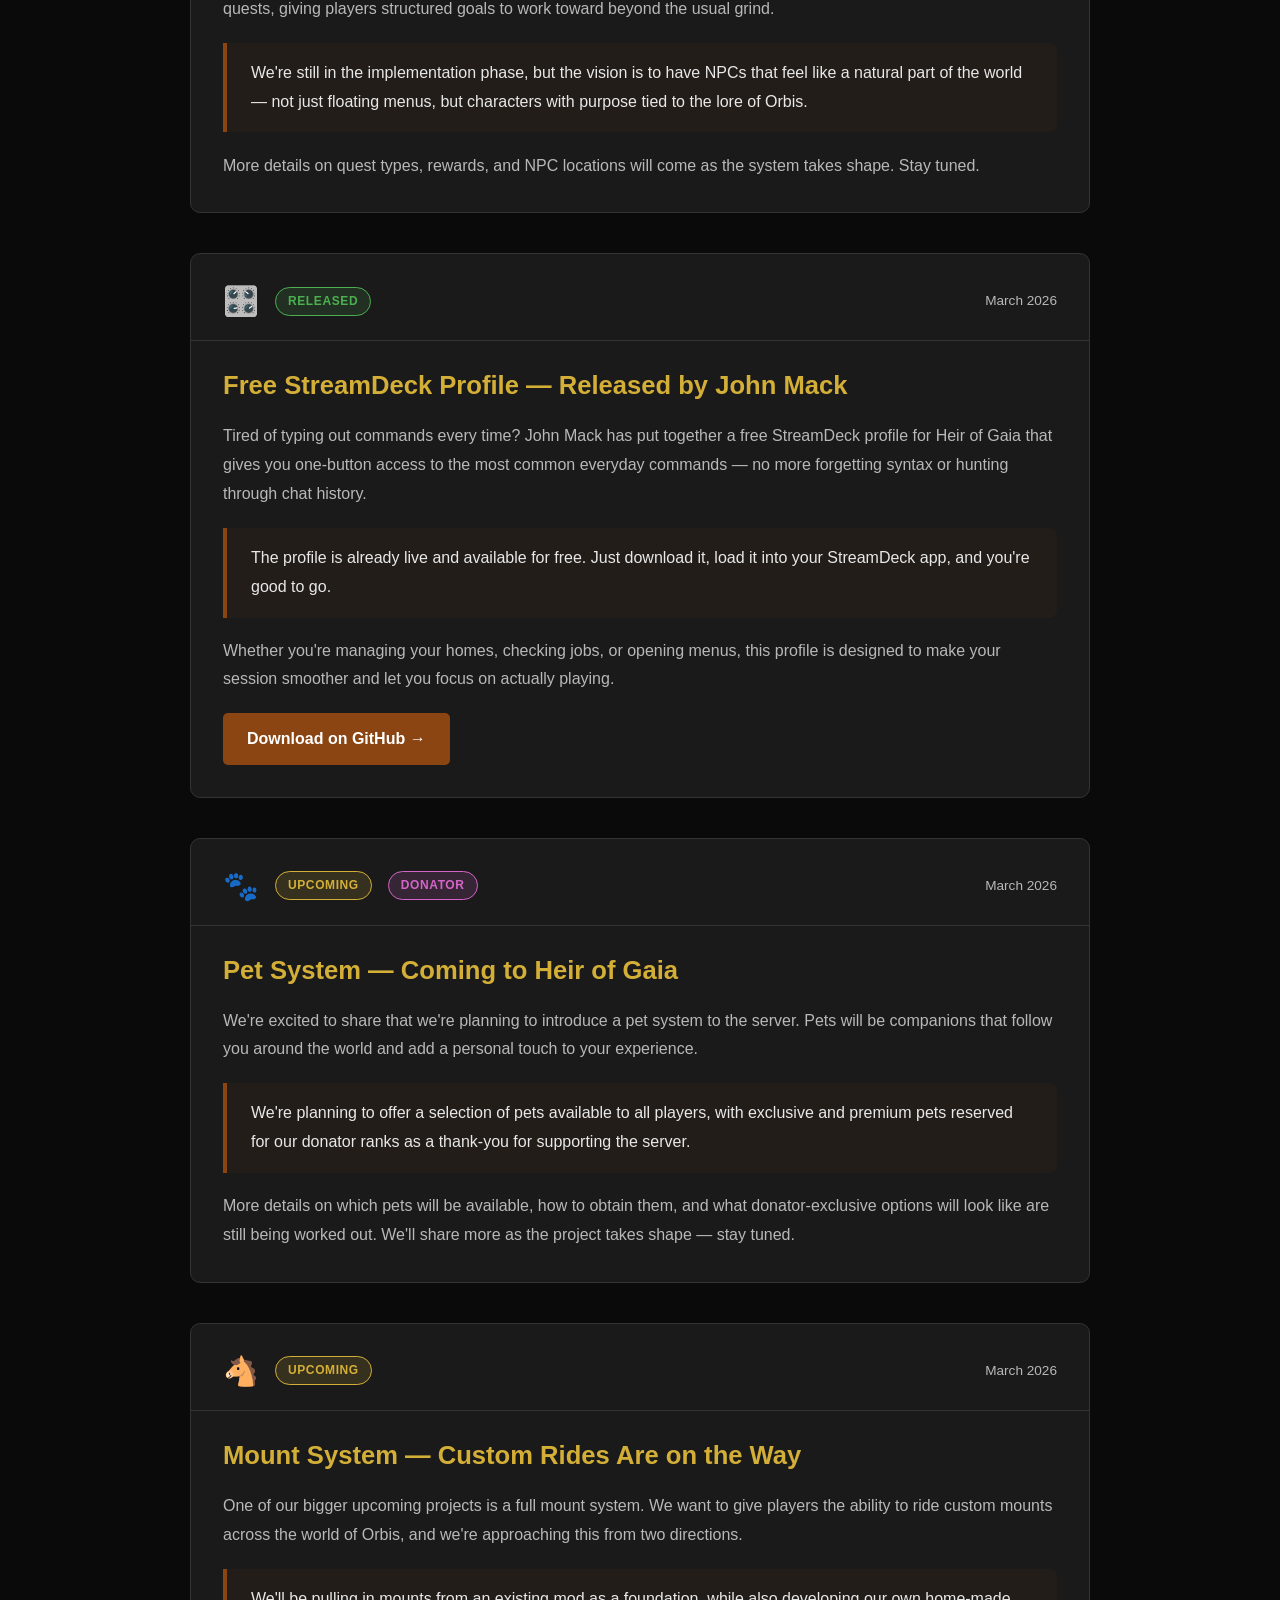
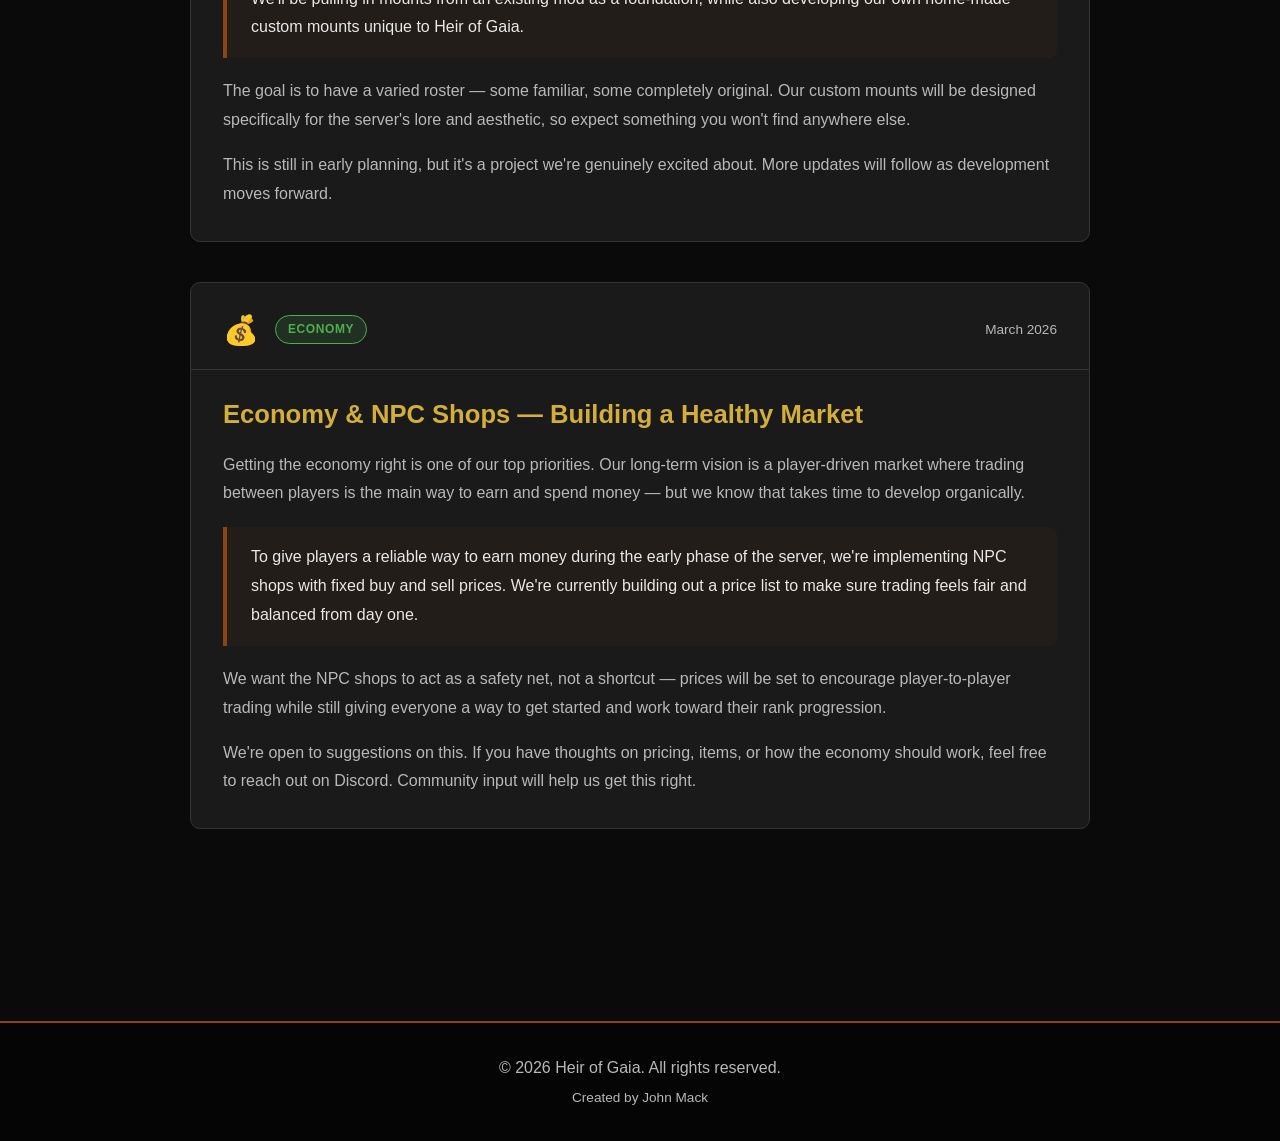
<file: news.html>
<!DOCTYPE html>
<html lang="en">
<head>
    <meta charset="UTF-8">
    <meta name="viewport" content="width=device-width, initial-scale=1.0">
    <title>News - Heir of Gaia</title>
    <link rel="stylesheet" href="css/style.css">
    <style>
        .news-grid {
            display: flex;
            flex-direction: column;
            gap: 2.5rem;
            max-width: 900px;
            margin: 0 auto;
        }

        .news-card {
            background: var(--card-bg);
            border-radius: 10px;
            border: 1px solid var(--border-color);
            overflow: hidden;
            transition: all 0.3s ease;
        }

        .news-card:hover {
            border-color: var(--primary-color);
            box-shadow: 0 10px 30px rgba(139, 69, 19, 0.2);
        }

        .news-card-header {
            padding: 1.5rem 2rem 1rem;
            border-bottom: 1px solid var(--border-color);
            display: flex;
            align-items: center;
            gap: 1rem;
            flex-wrap: wrap;
        }

        .news-tag {
            font-size: 0.75rem;
            font-weight: bold;
            padding: 0.25rem 0.75rem;
            border-radius: 20px;
            text-transform: uppercase;
            letter-spacing: 0.05em;
        }

        .news-tag.upcoming   { background: rgba(212, 175, 55, 0.15); color: var(--secondary-color); border: 1px solid var(--secondary-color); }
        .news-tag.donator    { background: rgba(212, 100, 200, 0.15); color: #d464c8; border: 1px solid #d464c8; }
        .news-tag.economy    { background: rgba(76, 175, 80, 0.15); color: var(--success-color); border: 1px solid var(--success-color); }
        .news-tag.update     { background: rgba(33, 150, 243, 0.15); color: #42a5f5; border: 1px solid #42a5f5; }
        .news-tag.wip        { background: rgba(255, 152, 0, 0.15); color: #ffa726; border: 1px solid #ffa726; }

        .news-date {
            margin-left: auto;
            color: var(--text-secondary);
            font-size: 0.85rem;
        }

        .news-card-body {
            padding: 1.5rem 2rem 2rem;
        }

        .news-card-body h2 {
            color: var(--secondary-color);
            font-size: 1.6rem;
            margin-bottom: 1rem;
        }

        .news-card-body p {
            color: var(--text-secondary);
            line-height: 1.8;
            margin-bottom: 1rem;
        }

        .news-card-body p:last-child {
            margin-bottom: 0;
        }

        .news-highlight {
            background: rgba(139, 69, 19, 0.08);
            border-left: 4px solid var(--primary-color);
            border-radius: 0 8px 8px 0;
            padding: 1rem 1.5rem;
            margin: 1.2rem 0;
        }

        .news-highlight p {
            margin: 0;
            color: var(--text-primary);
        }

        .news-icon {
            font-size: 1.8rem;
        }

        .news-filters {
            display: flex;
            flex-wrap: wrap;
            gap: 0.6rem;
            max-width: 900px;
            margin: 0 auto 2rem;
        }

        .filter-btn {
            font-size: 0.78rem;
            font-weight: bold;
            padding: 0.35rem 1rem;
            border-radius: 20px;
            text-transform: uppercase;
            letter-spacing: 0.05em;
            cursor: pointer;
            border: 1px solid var(--border-color);
            background: transparent;
            color: var(--text-secondary);
            transition: all 0.2s ease;
        }

        .filter-btn:hover,
        .filter-btn.active {
            color: #fff;
            background: var(--primary-color);
            border-color: var(--primary-color);
        }

        .filter-btn[data-filter="all"].active  { background: var(--primary-color); border-color: var(--primary-color); }
        .filter-btn[data-filter="update"].active  { background: #42a5f5; border-color: #42a5f5; }
        .filter-btn[data-filter="economy"].active { background: var(--success-color); border-color: var(--success-color); }
        .filter-btn[data-filter="upcoming"].active { background: var(--secondary-color); border-color: var(--secondary-color); color: #0a0a0a; }
        .filter-btn[data-filter="wip"].active     { background: #ffa726; border-color: #ffa726; }
        .filter-btn[data-filter="donator"].active { background: #d464c8; border-color: #d464c8; }
        .filter-btn[data-filter="released"].active { background: #4caf50; border-color: #4caf50; }

        .news-card.hidden {
            display: none;
        }
    </style>
</head>
<body>
    <nav class="navbar">
        <div class="container">
            <a href="index.html" class="nav-brand">Heir of Gaia</a>
            <button class="nav-toggle" aria-label="Toggle navigation">
                <span></span>
                <span></span>
                <span></span>
            </button>
            <ul class="nav-menu">
                <li><a href="index.html">Home</a></li>
                <li><a href="commands.html">Commands</a></li>
                <li><a href="ranks.html">Ranks</a></li>
                <li><a href="news.html" class="active">News</a></li>
                <li><a href="rules.html">Rules</a></li>
                <li><a href="store.html">Store</a></li>
                <li><a href="contact.html">Contact</a></li>
            </ul>
            <a href="https://discord.gg/JfHbU9vkr3" class="discord-icon" target="_blank" aria-label="Join Discord">
                <svg width="20" height="20" viewBox="0 0 24 24" fill="none" stroke="currentColor" stroke-width="2">
                    <path d="M20.317 4.37a19.791 19.791 0 0 0-4.885-1.515a.074.074 0 0 0-.079.037c-.21.375-.444.864-.607 1.25a18.27 18.27 0 0 0-5.487 0c-.163-.386-.395-.875-.607-1.25a.077.077 0 0 0-.079-.037A19.736 19.736 0 0 0 3.677 4.37a.07.07 0 0 0-.032.027C.533 9.046-.32 13.58.099 18.057a.082.082 0 0 0 .031.057a19.9 19.9 0 0 0 5.993 3.03a.078.078 0 0 0 .084-.028c.462-.63.874-1.295 1.226-1.994a.076.076 0 0 0-.042-.106a13.107 13.107 0 0 1-1.872-.892a.077.077 0 0 1-.008-.128a10.2a10.2 0 0 0 .372-.294a.074.074 0 0 1 .076-.01c3.928 1.793 8.18 1.793 12.062 0a.074.074 0 0 1 .078.009c.12.098.246.198.373.294a.077.077 0 0 1-.006.127a12.299 12.299 0 0 1-1.873.892a.077.077 0 0 0-.041.107c.36.698.77 1.363 1.225 1.993a.076.076 0 0 0 .084.028a19.839 19.839 0 0 0 6.002-3.03a.077.077 0 0 0 .032-.056c.5-4.506-.838-8.962-3.552-12.66a.061.061 0 0 0-.031-.03zM8.02 15.33c-1.183 0-2.157-.965-2.157-2.156c0-1.193.948-2.157 2.157-2.157c1.211 0 2.176.964 2.157 2.157c0 1.19-.946 2.157-2.157 2.157zm7.975 0c-1.183 0-2.157-.965-2.157-2.156c0-1.193.948-2.157 2.157-2.157c1.211 0 2.176.964 2.157 2.157c0 1.19-.946 2.157-2.157 2.157z"/>
                </svg>
            </a>
        </div>
    </nav>

    <main class="container page-content">
        <h1 class="page-title">News & Upcoming Projects</h1>

        <div class="store-intro">
            <p>Stay up to date with what we're working on. These are planned features and projects — things may evolve as development progresses.</p>
        </div>

        <section class="section">
            <div class="news-filters">
                <button class="filter-btn active" data-filter="all">All</button>
                <button class="filter-btn" data-filter="update">Update</button>
                <button class="filter-btn" data-filter="economy">Economy</button>
                <button class="filter-btn" data-filter="upcoming">Upcoming</button>
                <button class="filter-btn" data-filter="wip">In Progress</button>
                <button class="filter-btn" data-filter="donator">Donator</button>
                <button class="filter-btn" data-filter="released">StreamDeck</button>
            </div>
            <div class="news-grid">

                <!-- Post: Leveling System Rework -->
                <article class="news-card" data-tags="update">
                    <div class="news-card-header">
                        <span class="news-icon">⚔️</span>
                        <span class="news-tag update">Update</span>
                        <span class="news-date">April 2026</span>
                    </div>
                    <div class="news-card-body">
                        <h2>Leveling System Rework — Simpler, More Balanced RPG Experience</h2>
                        <p>We've overhauled the leveling system from the ground up. The goal was to strip away the unnecessary complexity and deliver something that feels natural and rewarding — a clean RPG progression that anyone can pick up and enjoy without needing a spreadsheet to understand it.</p>
                        <div class="news-highlight">
                            <p>The new system is designed around balance first. Progression feels meaningful at every stage, not just at the end, and we've made sure no single path dominates over others.</p>
                        </div>
                        <p>Whether you're a new player finding your footing or a veteran pushing for the top, the updated leveling curve should feel fair and engaging throughout.</p>
                    </div>
                </article>

                <!-- Post: Playtime Rewards Update -->
                <article class="news-card" data-tags="update economy">
                    <div class="news-card-header">
                        <span class="news-icon">⏱️</span>
                        <span class="news-tag update">Update</span>
                        <span class="news-tag economy">Economy</span>
                        <span class="news-date">April 2026</span>
                    </div>
                    <div class="news-card-body">
                        <h2>Playtime Rewards — Rewarding Active Play, Not Idling</h2>
                        <p>We've reworked the playtime reward system to better reflect how we want the economy to feel. Previously, rewards were tied mostly to time spent online — which ended up encouraging players to just sit idle rather than actually engage with the server.</p>
                        <div class="news-highlight">
                            <p>The new system shifts focus toward active participation — jobs, trading, and other in-game activities are now the primary ways to earn. Playtime rewards still exist, but they're no longer the main income source.</p>
                        </div>
                        <p>This change is part of a broader push to make the economy feel alive and player-driven, rather than something you passively accumulate by leaving the game open.</p>
                    </div>
                </article>

                <!-- Post: Jobs Buff + New Crafting Job -->
                <article class="news-card" data-tags="update economy">
                    <div class="news-card-header">
                        <span class="news-icon">🛠️</span>
                        <span class="news-tag update">Update</span>
                        <span class="news-tag economy">Economy</span>
                        <span class="news-date">April 2026</span>
                    </div>
                    <div class="news-card-body">
                        <h2>Jobs Overhaul — Buffed Payouts & New Crafting Job</h2>
                        <p>All existing jobs have received a coin payout buff. We felt the previous rates weren't rewarding enough for the time invested, so we've adjusted them across the board to make jobs a genuinely worthwhile way to earn money.</p>
                        <div class="news-highlight">
                            <p>We've also added a brand new job: <strong>Crafting</strong>. The amount you earn scales with the tier of the item you craft — the more advanced the recipe, the better the payout. It's a natural fit for players who love spending time at the workbench.</p>
                        </div>
                        <p>Between the buffed rates and the new Crafting job, there are now more viable paths to building wealth in-game. Find the playstyle that suits you and get paid for it.</p>
                    </div>
                </article>

                <!-- Post: Voting System Rework -->
                <article class="news-card" data-tags="update">
                    <div class="news-card-header">
                        <span class="news-icon">🗳️</span>
                        <span class="news-tag update">Update</span>
                        <span class="news-date">April 2026</span>
                    </div>
                    <div class="news-card-body">
                        <h2>Voting System Rework — Keys, Crates & Better Rewards</h2>
                        <p>The voting reward system has been completely reworked. Instead of receiving a fixed reward every time you vote, you'll now earn a Vote Key.</p>
                        <div class="news-highlight">
                            <p>Take your key to the Crate at spawn and crack it open — inside you'll find a range of rewards, with a chance at prizes far better than what the old fixed system ever offered.</p>
                        </div>
                        <p>This adds a layer of excitement to voting and gives dedicated voters the chance to land something really valuable. The more you vote, the more chances you get.</p>
                    </div>
                </article>

                <!-- Post: Loot Bags WIP -->
                <article class="news-card" data-tags="wip">
                    <div class="news-card-header">
                        <span class="news-icon">🎒</span>
                        <span class="news-tag wip">In Progress</span>
                        <span class="news-date">April 2026</span>
                    </div>
                    <div class="news-card-body">
                        <h2>Loot Bags — Currently in Development</h2>
                        <p>We're currently working on a loot bag system. The core logic is being built out right now, along with the loot tables themselves — figuring out what goes inside and how valuable each bag should feel.</p>
                        <div class="news-highlight">
                            <p>We're still deciding on the distribution method: whether loot bags drop from monsters, serve as event rewards, or a mix of both. Expect more details once the design is locked in.</p>
                        </div>
                        <p>This is an active work-in-progress, so things may shift as development continues. We'll keep you posted.</p>
                    </div>
                </article>

                <!-- Post: Quest Giver NPCs WIP -->
                <article class="news-card" data-tags="wip">
                    <div class="news-card-header">
                        <span class="news-icon">📜</span>
                        <span class="news-tag wip">In Progress</span>
                        <span class="news-date">April 2026</span>
                    </div>
                    <div class="news-card-body">
                        <h2>Quest Giver NPCs — Coming to the World of Orbis</h2>
                        <p>Quest Giver NPCs are also in active development. These will be characters scattered across the world that hand out quests, giving players structured goals to work toward beyond the usual grind.</p>
                        <div class="news-highlight">
                            <p>We're still in the implementation phase, but the vision is to have NPCs that feel like a natural part of the world — not just floating menus, but characters with purpose tied to the lore of Orbis.</p>
                        </div>
                        <p>More details on quest types, rewards, and NPC locations will come as the system takes shape. Stay tuned.</p>
                    </div>
                </article>

                <!-- Post 0: StreamDeck -->
                <article class="news-card" data-tags="released">
                    <div class="news-card-header">
                        <span class="news-icon">🎛️</span>
                        <span class="news-tag" style="background: rgba(76,175,80,0.15); color: #4caf50; border: 1px solid #4caf50;">Released</span>
                        <span class="news-date">March 2026</span>
                    </div>
                    <div class="news-card-body">
                        <h2>Free StreamDeck Profile — Released by John Mack</h2>
                        <p>Tired of typing out commands every time? John Mack has put together a free StreamDeck profile for Heir of Gaia that gives you one-button access to the most common everyday commands — no more forgetting syntax or hunting through chat history.</p>
                        <div class="news-highlight">
                            <p>The profile is already live and available for free. Just download it, load it into your StreamDeck app, and you're good to go.</p>
                        </div>
                        <p>Whether you're managing your homes, checking jobs, or opening menus, this profile is designed to make your session smoother and let you focus on actually playing.</p>
                        <p style="margin-top: 1.2rem;">
                            <a href="https://github.com/John-Mack/HeirOfgaia-StreamDeck-Profile" target="_blank" style="display: inline-block; background: var(--primary-color); color: white; padding: 0.7rem 1.5rem; border-radius: 5px; text-decoration: none; font-weight: bold; transition: background 0.3s ease;" onmouseover="this.style.background='#d4af37'; this.style.color='#0a0a0a'" onmouseout="this.style.background='var(--primary-color)'; this.style.color='white'">Download on GitHub →</a>
                        </p>
                    </div>
                </article>

                <!-- Post 1: Pets -->
                <article class="news-card" data-tags="upcoming donator">
                    <div class="news-card-header">
                        <span class="news-icon">🐾</span>
                        <span class="news-tag upcoming">Upcoming</span>
                        <span class="news-tag donator">Donator</span>
                        <span class="news-date">March 2026</span>
                    </div>
                    <div class="news-card-body">
                        <h2>Pet System — Coming to Heir of Gaia</h2>
                        <p>We're excited to share that we're planning to introduce a pet system to the server. Pets will be companions that follow you around the world and add a personal touch to your experience.</p>
                        <div class="news-highlight">
                            <p>We're planning to offer a selection of pets available to all players, with exclusive and premium pets reserved for our donator ranks as a thank-you for supporting the server.</p>
                        </div>
                        <p>More details on which pets will be available, how to obtain them, and what donator-exclusive options will look like are still being worked out. We'll share more as the project takes shape — stay tuned.</p>
                    </div>
                </article>

                <!-- Post 2: Mounts -->
                <article class="news-card" data-tags="upcoming">
                    <div class="news-card-header">
                        <span class="news-icon">🐴</span>
                        <span class="news-tag upcoming">Upcoming</span>
                        <span class="news-date">March 2026</span>
                    </div>
                    <div class="news-card-body">
                        <h2>Mount System — Custom Rides Are on the Way</h2>
                        <p>One of our bigger upcoming projects is a full mount system. We want to give players the ability to ride custom mounts across the world of Orbis, and we're approaching this from two directions.</p>
                        <div class="news-highlight">
                            <p>We'll be pulling in mounts from an existing mod as a foundation, while also developing our own home-made custom mounts unique to Heir of Gaia.</p>
                        </div>
                        <p>The goal is to have a varied roster — some familiar, some completely original. Our custom mounts will be designed specifically for the server's lore and aesthetic, so expect something you won't find anywhere else.</p>
                        <p>This is still in early planning, but it's a project we're genuinely excited about. More updates will follow as development moves forward.</p>
                    </div>
                </article>

                <!-- Post 3: Economy / NPC Shops -->
                <article class="news-card" data-tags="economy">
                    <div class="news-card-header">
                        <span class="news-icon">💰</span>
                        <span class="news-tag economy">Economy</span>
                        <span class="news-date">March 2026</span>
                    </div>
                    <div class="news-card-body">
                        <h2>Economy & NPC Shops — Building a Healthy Market</h2>
                        <p>Getting the economy right is one of our top priorities. Our long-term vision is a player-driven market where trading between players is the main way to earn and spend money — but we know that takes time to develop organically.</p>
                        <div class="news-highlight">
                            <p>To give players a reliable way to earn money during the early phase of the server, we're implementing NPC shops with fixed buy and sell prices. We're currently building out a price list to make sure trading feels fair and balanced from day one.</p>
                        </div>
                        <p>We want the NPC shops to act as a safety net, not a shortcut — prices will be set to encourage player-to-player trading while still giving everyone a way to get started and work toward their rank progression.</p>
                        <p>We're open to suggestions on this. If you have thoughts on pricing, items, or how the economy should work, feel free to reach out on Discord. Community input will help us get this right.</p>
                    </div>
                </article>

            </div>
        </section>
    </main>

    <footer class="footer">
        <div class="container">
            <p>&copy; 2026 Heir of Gaia. All rights reserved.</p>
            <p style="margin-top: 0.4rem; font-size: 0.85rem;">Created by John Mack</p>
        </div>
    </footer>

    <script src="js/script.js"></script>
    <script>
        const filterBtns = document.querySelectorAll('.filter-btn');
        const cards = document.querySelectorAll('.news-card');

        filterBtns.forEach(btn => {
            btn.addEventListener('click', () => {
                filterBtns.forEach(b => b.classList.remove('active'));
                btn.classList.add('active');
                const filter = btn.dataset.filter;
                cards.forEach(card => {
                    const tags = (card.dataset.tags || '').split(' ');
                    card.classList.toggle('hidden', filter !== 'all' && !tags.includes(filter));
                });
            });
        });
    </script>
</body>
</html>
</file>
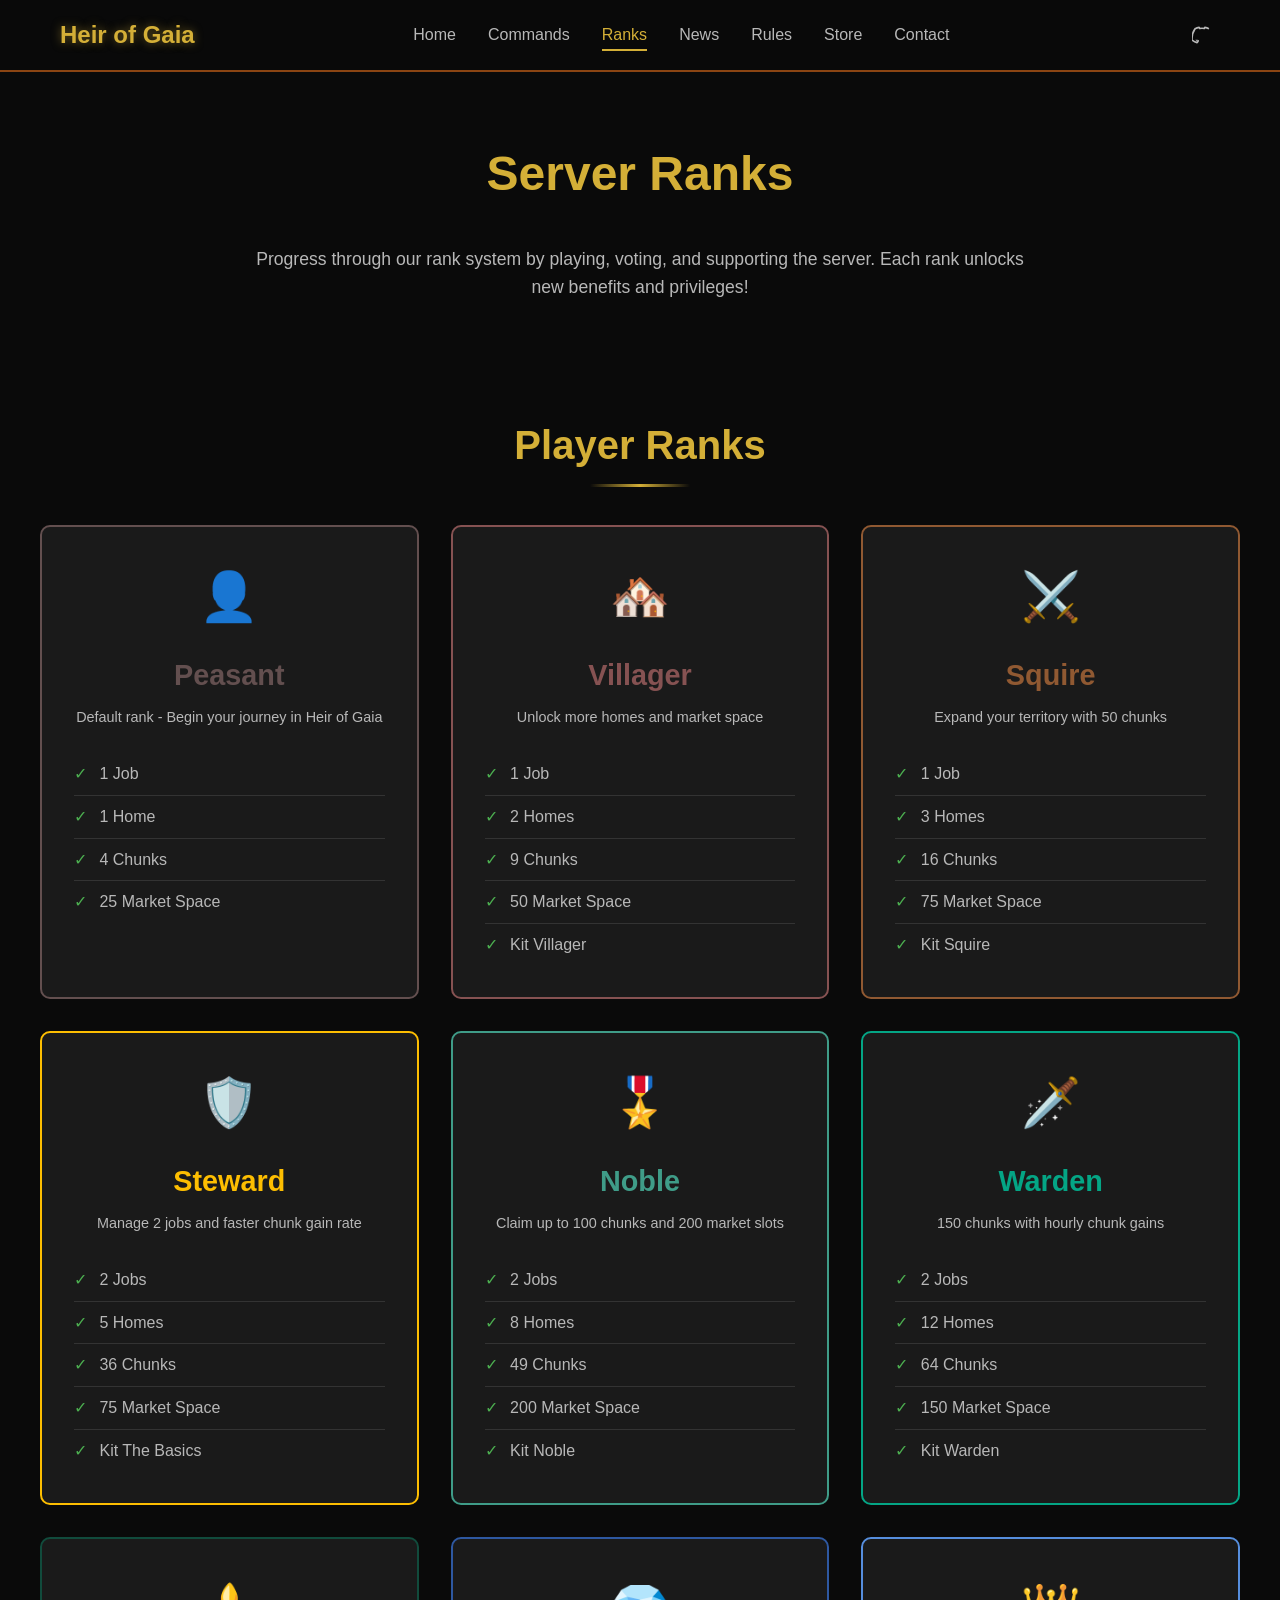
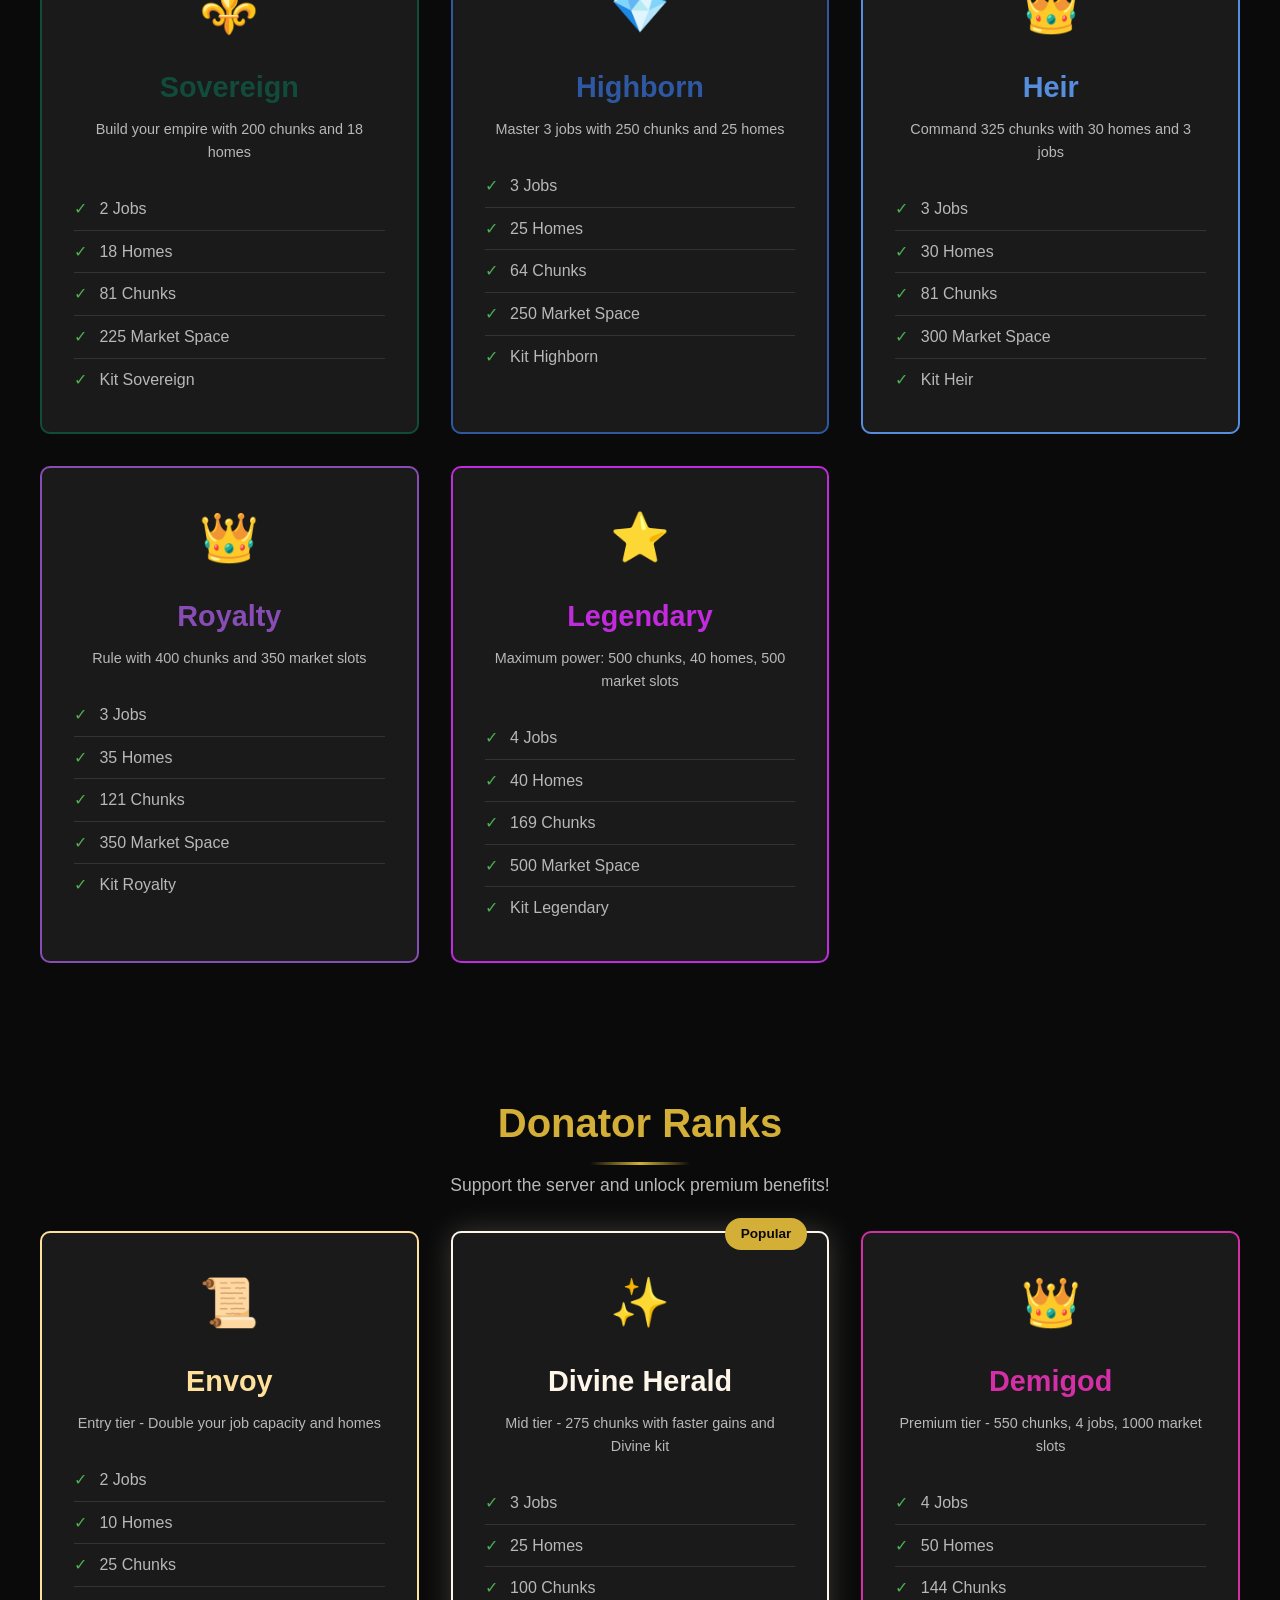
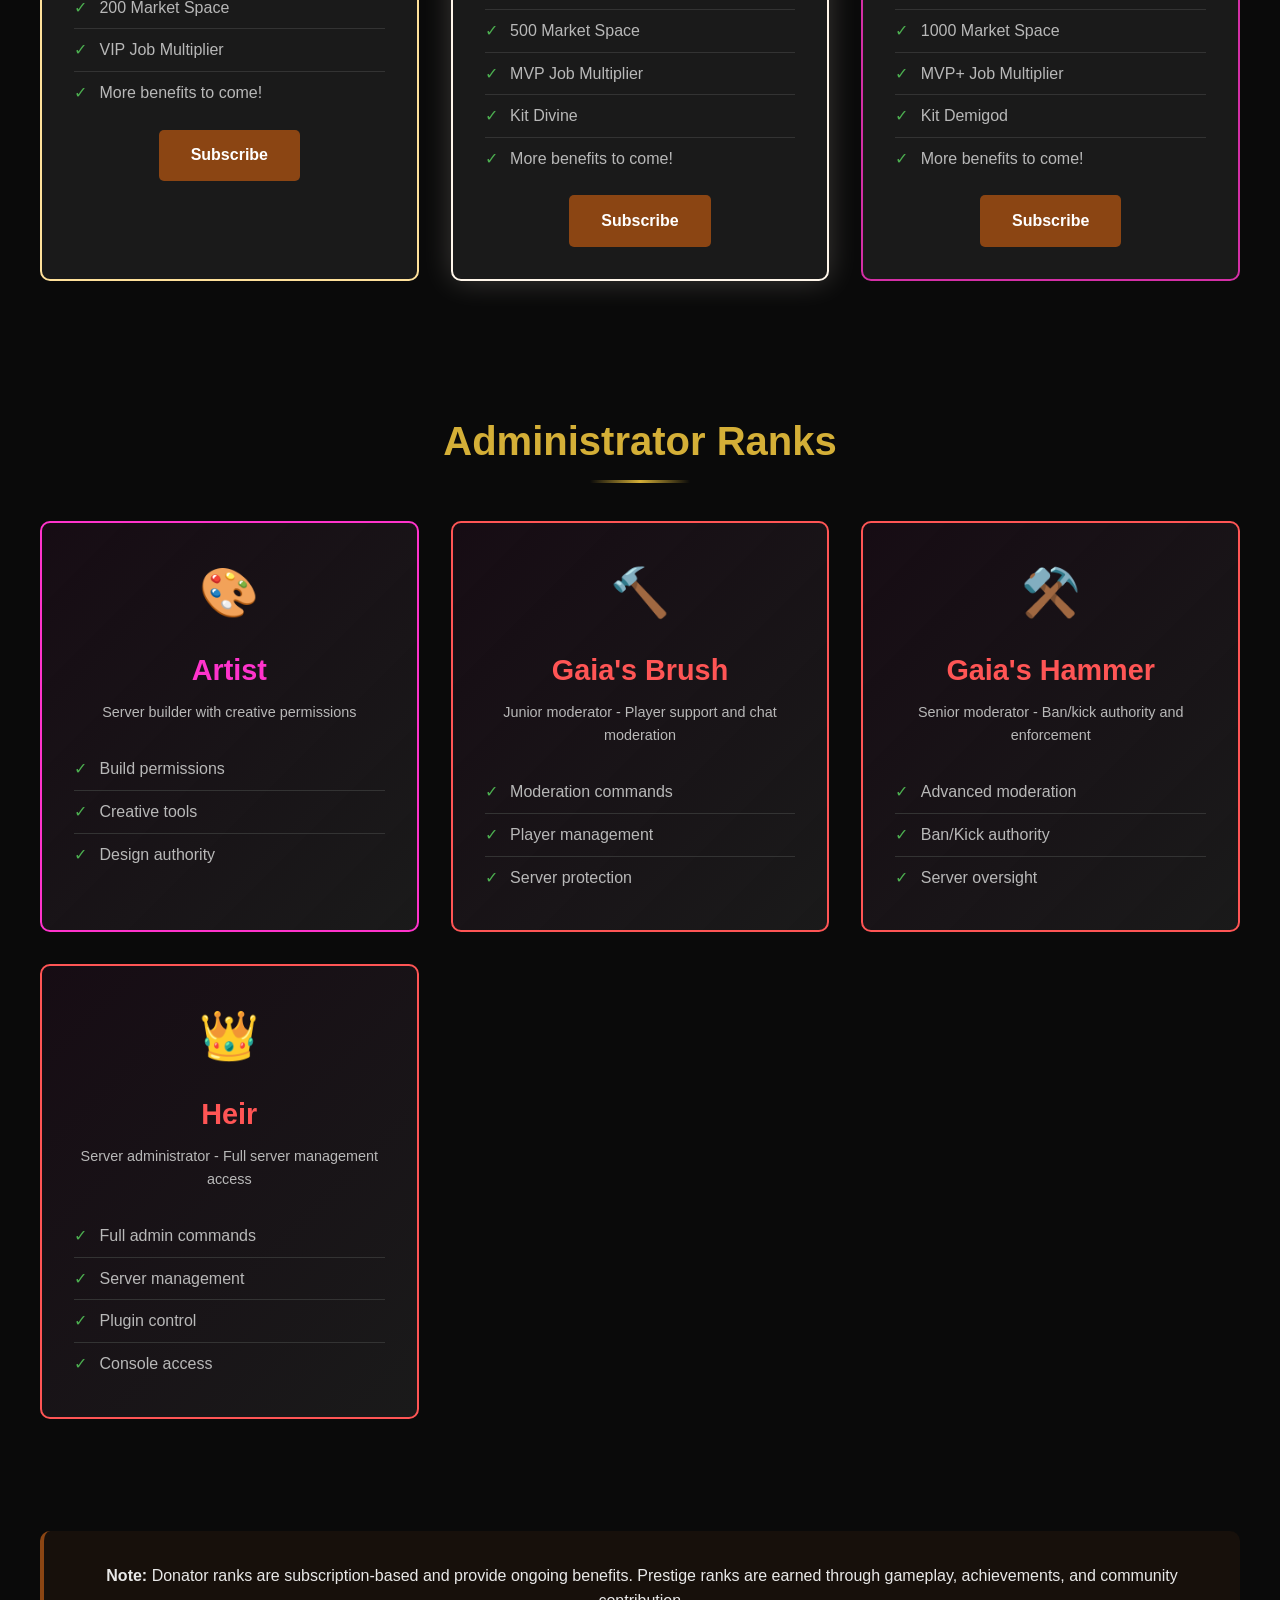
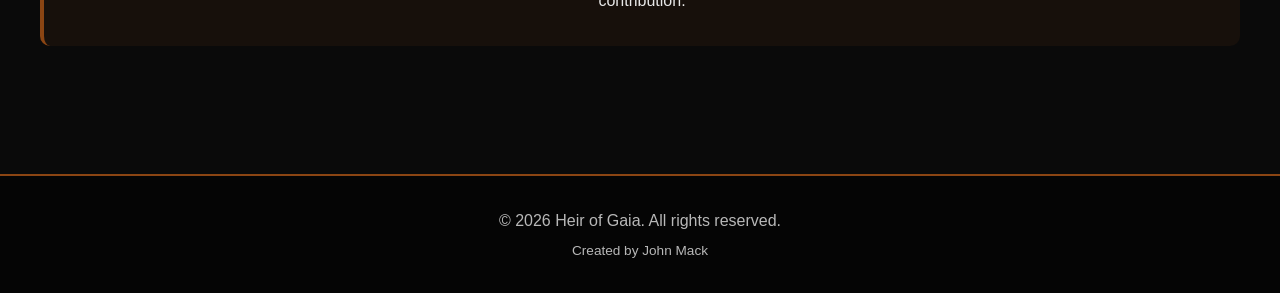
<file: ranks.html>
<!DOCTYPE html>
<html lang="en">
<head>
    <meta charset="UTF-8">
    <meta name="viewport" content="width=device-width, initial-scale=1.0">
    <title>Ranks - Heir of Gaia</title>
    <link rel="stylesheet" href="css/style.css">
</head>
<body>
    <nav class="navbar">
        <div class="container">
            <a href="index.html" class="nav-brand">Heir of Gaia</a>
            <button class="nav-toggle" aria-label="Toggle navigation">
                <span></span>
                <span></span>
                <span></span>
            </button>
            <ul class="nav-menu">
                <li><a href="index.html">Home</a></li>
                <li><a href="commands.html">Commands</a></li>
                <li><a href="ranks.html" class="active">Ranks</a></li>
                <li><a href="news.html">News</a></li>
                <li><a href="rules.html">Rules</a></li>
                <li><a href="store.html">Store</a></li>
                <li><a href="contact.html">Contact</a></li>
            </ul>
            <a href="https://discord.gg/JfHbU9vkr3" class="discord-icon" target="_blank" aria-label="Join Discord">
                <svg width="20" height="20" viewBox="0 0 24 24" fill="none" stroke="currentColor" stroke-width="2">
                    <path d="M20.317 4.37a19.791 19.791 0 0 0-4.885-1.515a.074.074 0 0 0-.079.037c-.21.375-.444.864-.607 1.25a18.27 18.27 0 0 0-5.487 0c-.163-.386-.395-.875-.607-1.25a.077.077 0 0 0-.079-.037A19.736 19.736 0 0 0 3.677 4.37a.07.07 0 0 0-.032.027C.533 9.046-.32 13.58.099 18.057a.082.082 0 0 0 .031.057a19.9 19.9 0 0 0 5.993 3.03a.078.078 0 0 0 .084-.028c.462-.63.874-1.295 1.226-1.994a.076.076 0 0 0-.042-.106a13.107 13.107 0 0 1-1.872-.892a.077.077 0 0 1-.008-.128a10.2a10.2 0 0 0 .372-.294a.074.074 0 0 1 .076-.01c3.928 1.793 8.18 1.793 12.062 0a.074.074 0 0 1 .078.009c.12.098.246.198.373.294a.077.077 0 0 1-.006.127a12.299 12.299 0 0 1-1.873.892a.077.077 0 0 0-.041.107c.36.698.77 1.363 1.225 1.993a.076.076 0 0 0 .084.028a19.839 19.839 0 0 0 6.002-3.03a.077.077 0 0 0 .032-.056c.5-4.506-.838-8.962-3.552-12.66a.061.061 0 0 0-.031-.03zM8.02 15.33c-1.183 0-2.157-.965-2.157-2.156c0-1.193.948-2.157 2.157-2.157c1.211 0 2.176.964 2.157 2.157c0 1.19-.946 2.157-2.157 2.157zm7.975 0c-1.183 0-2.157-.965-2.157-2.156c0-1.193.948-2.157 2.157-2.157c1.211 0 2.176.964 2.157 2.157c0 1.19-.946 2.157-2.157 2.157z"/>
                </svg>
            </a>
        </div>
    </nav>

    <main class="container page-content">
        <h1 class="page-title">Server Ranks</h1>
        
        <div class="ranks-intro">
            <p>Progress through our rank system by playing, voting, and supporting the server. Each rank unlocks new benefits and privileges!</p>
        </div>

        <section class="section">
            <h2 class="section-title">Player Ranks</h2>
            <div class="ranks-container">
                <div class="rank-card" style="border-color: #634f4f;">
                    <div class="rank-badge" style="color: #634f4f;">👤</div>
                    <h3 class="rank-name" style="color: #634f4f;">Peasant</h3>
                    <p class="rank-description">Default rank - Begin your journey in Heir of Gaia</p>
                    <ul class="rank-perks">
                        <li>1 Job</li>
                        <li>1 Home</li>
                        <li>4 Chunks</li>
                        <li>25 Market Space</li>
                    </ul>
                </div>

                <div class="rank-card" style="border-color: #865252;">
                    <div class="rank-badge" style="color: #865252;">🏘️</div>
                    <h3 class="rank-name" style="color: #865252;">Villager</h3>
                    <p class="rank-description">Unlock more homes and market space</p>
                    <ul class="rank-perks">
                        <li>1 Job</li>
                        <li>2 Homes</li>
                        <li>9 Chunks</li>
                        <li>50 Market Space</li>
                        <li>Kit Villager</li>
                    </ul>
                </div>

                <div class="rank-card" style="border-color: #905932;">
                    <div class="rank-badge" style="color: #905932;">⚔️</div>
                    <h3 class="rank-name" style="color: #905932;">Squire</h3>
                    <p class="rank-description">Expand your territory with 50 chunks</p>
                    <ul class="rank-perks">
                        <li>1 Job</li>
                        <li>3 Homes</li>
                        <li>16 Chunks</li>
                        <li>75 Market Space</li>
                        <li>Kit Squire</li>
                    </ul>
                </div>

                <div class="rank-card" style="border-color: #fdbe01;">
                    <div class="rank-badge" style="color: #fdbe01;">🛡️</div>
                    <h3 class="rank-name" style="color: #fdbe01;">Steward</h3>
                    <p class="rank-description">Manage 2 jobs and faster chunk gain rate</p>
                    <ul class="rank-perks">
                        <li>2 Jobs</li>
                        <li>5 Homes</li>
                        <li>36 Chunks</li>
                        <li>75 Market Space</li>
                        <li>Kit The Basics</li>
                    </ul>
                </div>

                <div class="rank-card" style="border-color: #3f9c88;">
                    <div class="rank-badge" style="color: #3f9c88;">🎖️</div>
                    <h3 class="rank-name" style="color: #3f9c88;">Noble</h3>
                    <p class="rank-description">Claim up to 100 chunks and 200 market slots</p>
                    <ul class="rank-perks">
                        <li>2 Jobs</li>
                        <li>8 Homes</li>
                        <li>49 Chunks</li>
                        <li>200 Market Space</li>
                        <li>Kit Noble</li>
                    </ul>
                </div>

                <div class="rank-card" style="border-color: #04a585;">
                    <div class="rank-badge" style="color: #04a585;">🗡️</div>
                    <h3 class="rank-name" style="color: #04a585;">Warden</h3>
                    <p class="rank-description">150 chunks with hourly chunk gains</p>
                    <ul class="rank-perks">
                        <li>2 Jobs</li>
                        <li>12 Homes</li>
                        <li>64 Chunks</li>
                        <li>150 Market Space</li>
                        <li>Kit Warden</li>
                    </ul>
                </div>

                <div class="rank-card" style="border-color: #114b3c;">
                    <div class="rank-badge" style="color: #114b3c;">⚜️</div>
                    <h3 class="rank-name" style="color: #114b3c;">Sovereign</h3>
                    <p class="rank-description">Build your empire with 200 chunks and 18 homes</p>
                    <ul class="rank-perks">
                        <li>2 Jobs</li>
                        <li>18 Homes</li>
                        <li>81 Chunks</li>
                        <li>225 Market Space</li>
                        <li>Kit Sovereign</li>
                    </ul>
                </div>

                <div class="rank-card" style="border-color: #2e58a1;">
                    <div class="rank-badge" style="color: #2e58a1;">💎</div>
                    <h3 class="rank-name" style="color: #2e58a1;">Highborn</h3>
                    <p class="rank-description">Master 3 jobs with 250 chunks and 25 homes</p>
                    <ul class="rank-perks">
                        <li>3 Jobs</li>
                        <li>25 Homes</li>
                        <li>64 Chunks</li>
                        <li>250 Market Space</li>
                        <li>Kit Highborn</li>
                    </ul>
                </div>

                <div class="rank-card" style="border-color: #568edd;">
                    <div class="rank-badge" style="color: #568edd;">👑</div>
                    <h3 class="rank-name" style="color: #568edd;">Heir</h3>
                    <p class="rank-description">Command 325 chunks with 30 homes and 3 jobs</p>
                    <ul class="rank-perks">
                        <li>3 Jobs</li>
                        <li>30 Homes</li>
                        <li>81 Chunks</li>
                        <li>300 Market Space</li>
                        <li>Kit Heir</li>
                    </ul>
                </div>

                <div class="rank-card" style="border-color: #884db4;">
                    <div class="rank-badge" style="color: #884db4;">👑</div>
                    <h3 class="rank-name" style="color: #884db4;">Royalty</h3>
                    <p class="rank-description">Rule with 400 chunks and 350 market slots</p>
                    <ul class="rank-perks">
                        <li>3 Jobs</li>
                        <li>35 Homes</li>
                        <li>121 Chunks</li>
                        <li>350 Market Space</li>
                        <li>Kit Royalty</li>
                    </ul>
                </div>

                <div class="rank-card" style="border-color: #c12bdd;">
                    <div class="rank-badge" style="color: #c12bdd;">⭐</div>
                    <h3 class="rank-name" style="color: #c12bdd;">Legendary</h3>
                    <p class="rank-description">Maximum power: 500 chunks, 40 homes, 500 market slots</p>
                    <ul class="rank-perks">
                        <li>4 Jobs</li>
                        <li>40 Homes</li>
                        <li>169 Chunks</li>
                        <li>500 Market Space</li>
                        <li>Kit Legendary</li>
                    </ul>
                </div>
            </div>
        </section>

        <section class="section">
            <h2 class="section-title">Donator Ranks</h2>
            <p class="section-subtitle">Support the server and unlock premium benefits!</p>
            
            <div class="ranks-container">
                <div class="rank-card rank-donator" style="border-color: #ffe19b;">
                    <div class="rank-badge" style="color: #ffe19b;">📜</div>
                    <h3 class="rank-name" style="color: #ffe19b;">Envoy</h3>
                    <p class="rank-description">Entry tier - Double your job capacity and homes</p>
                    <ul class="rank-perks">
                        <li>2 Jobs</li>
                        <li>10 Homes</li>
                        <li>25 Chunks</li>
                        <li>200 Market Space</li>
                        <li>VIP Job Multiplier</li>
						<li>More benefits to come!</li>
                    </ul>
                    <a href="https://heirofgaia.tip4serv.com/" class="rank-btn" target="_blank">Subscribe</a>
                </div>

                <div class="rank-card rank-donator featured" style="border-color: #fff6ea; box-shadow: 0 0 30px rgba(255, 246, 234, 0.2);">
                    <div class="store-badge">Popular</div>
                    <div class="rank-badge" style="color: #fff6ea;">✨</div>
                    <h3 class="rank-name" style="color: #fff6ea;">Divine Herald</h3>
                    <p class="rank-description">Mid tier - 275 chunks with faster gains and Divine kit</p>
                    <ul class="rank-perks">
                        <li>3 Jobs</li>
                        <li>25 Homes</li>
                        <li>100 Chunks</li>
                        <li>500 Market Space</li>
                        <li>MVP Job Multiplier</li>
                        <li>Kit Divine</li>
						<li>More benefits to come!</li>
                    </ul>
                    <a href="https://heirofgaia.tip4serv.com/" class="rank-btn" target="_blank">Subscribe</a>
                </div>

                <div class="rank-card rank-donator" style="border-color: #d42fa6;">
                    <div class="rank-badge" style="color: #d42fa6;">👑</div>
                    <h3 class="rank-name" style="color: #d42fa6;">Demigod</h3>
                    <p class="rank-description">Premium tier - 550 chunks, 4 jobs, 1000 market slots</p>
                    <ul class="rank-perks">
                        <li>4 Jobs</li>
                        <li>50 Homes</li>
                        <li>144 Chunks</li>
                        <li>1000 Market Space</li>
                        <li>MVP+ Job Multiplier</li>
                        <li>Kit Demigod</li>
						<li>More benefits to come!</li>
                    </ul>
                    <a href="https://heirofgaia.tip4serv.com/" class="rank-btn" target="_blank">Subscribe</a>
                </div>
            </div>
        </section>

        <section class="section">
            <h2 class="section-title">Administrator Ranks</h2>
            <div class="ranks-container">
                <div class="rank-card rank-staff" style="border-color: #ff33cc;">
                    <div class="rank-badge" style="color: #ff33cc;">🎨</div>
                    <h3 class="rank-name" style="color: #ff33cc;">Artist</h3>
                    <p class="rank-description">Server builder with creative permissions</p>
                    <ul class="rank-perks">
                        <li>Build permissions</li>
                        <li>Creative tools</li>
                        <li>Design authority</li>
                    </ul>
                </div>

                <div class="rank-card rank-staff" style="border-color: #FF5555;">
                    <div class="rank-badge" style="color: #FF5555;">🔨</div>
                    <h3 class="rank-name" style="color: #FF5555;">Gaia's Brush</h3>
                    <p class="rank-description">Junior moderator - Player support and chat moderation</p>
                    <ul class="rank-perks">
                        <li>Moderation commands</li>
                        <li>Player management</li>
                        <li>Server protection</li>
                    </ul>
                </div>

                <div class="rank-card rank-staff" style="border-color: #FF5555;">
                    <div class="rank-badge" style="color: #FF5555;">⚒️</div>
                    <h3 class="rank-name" style="color: #FF5555;">Gaia's Hammer</h3>
                    <p class="rank-description">Senior moderator - Ban/kick authority and enforcement</p>
                    <ul class="rank-perks">
                        <li>Advanced moderation</li>
                        <li>Ban/Kick authority</li>
                        <li>Server oversight</li>
                    </ul>
                </div>

                <div class="rank-card rank-staff" style="border-color: #FF5555;">
                    <div class="rank-badge" style="color: #FF5555;">👑</div>
                    <h3 class="rank-name" style="color: #FF5555;">Heir</h3>
                    <p class="rank-description">Server administrator - Full server management access</p>
                    <ul class="rank-perks">
                        <li>Full admin commands</li>
                        <li>Server management</li>
                        <li>Plugin control</li>
                        <li>Console access</li>
                    </ul>
                </div>
            </div>
        </section>

        <div class="ranks-footer">
            <p><strong>Note:</strong> Donator ranks are subscription-based and provide ongoing benefits. Prestige ranks are earned through gameplay, achievements, and community contribution.</p>
        </div>
    </main>

    <footer class="footer">
        <div class="container">
            <p>&copy; 2026 Heir of Gaia. All rights reserved.</p>
            <p style="margin-top: 0.4rem; font-size: 0.85rem;">Created by John Mack</p>
        </div>
    </footer>

    <script src="js/script.js"></script>
</body>
</html>
</file>
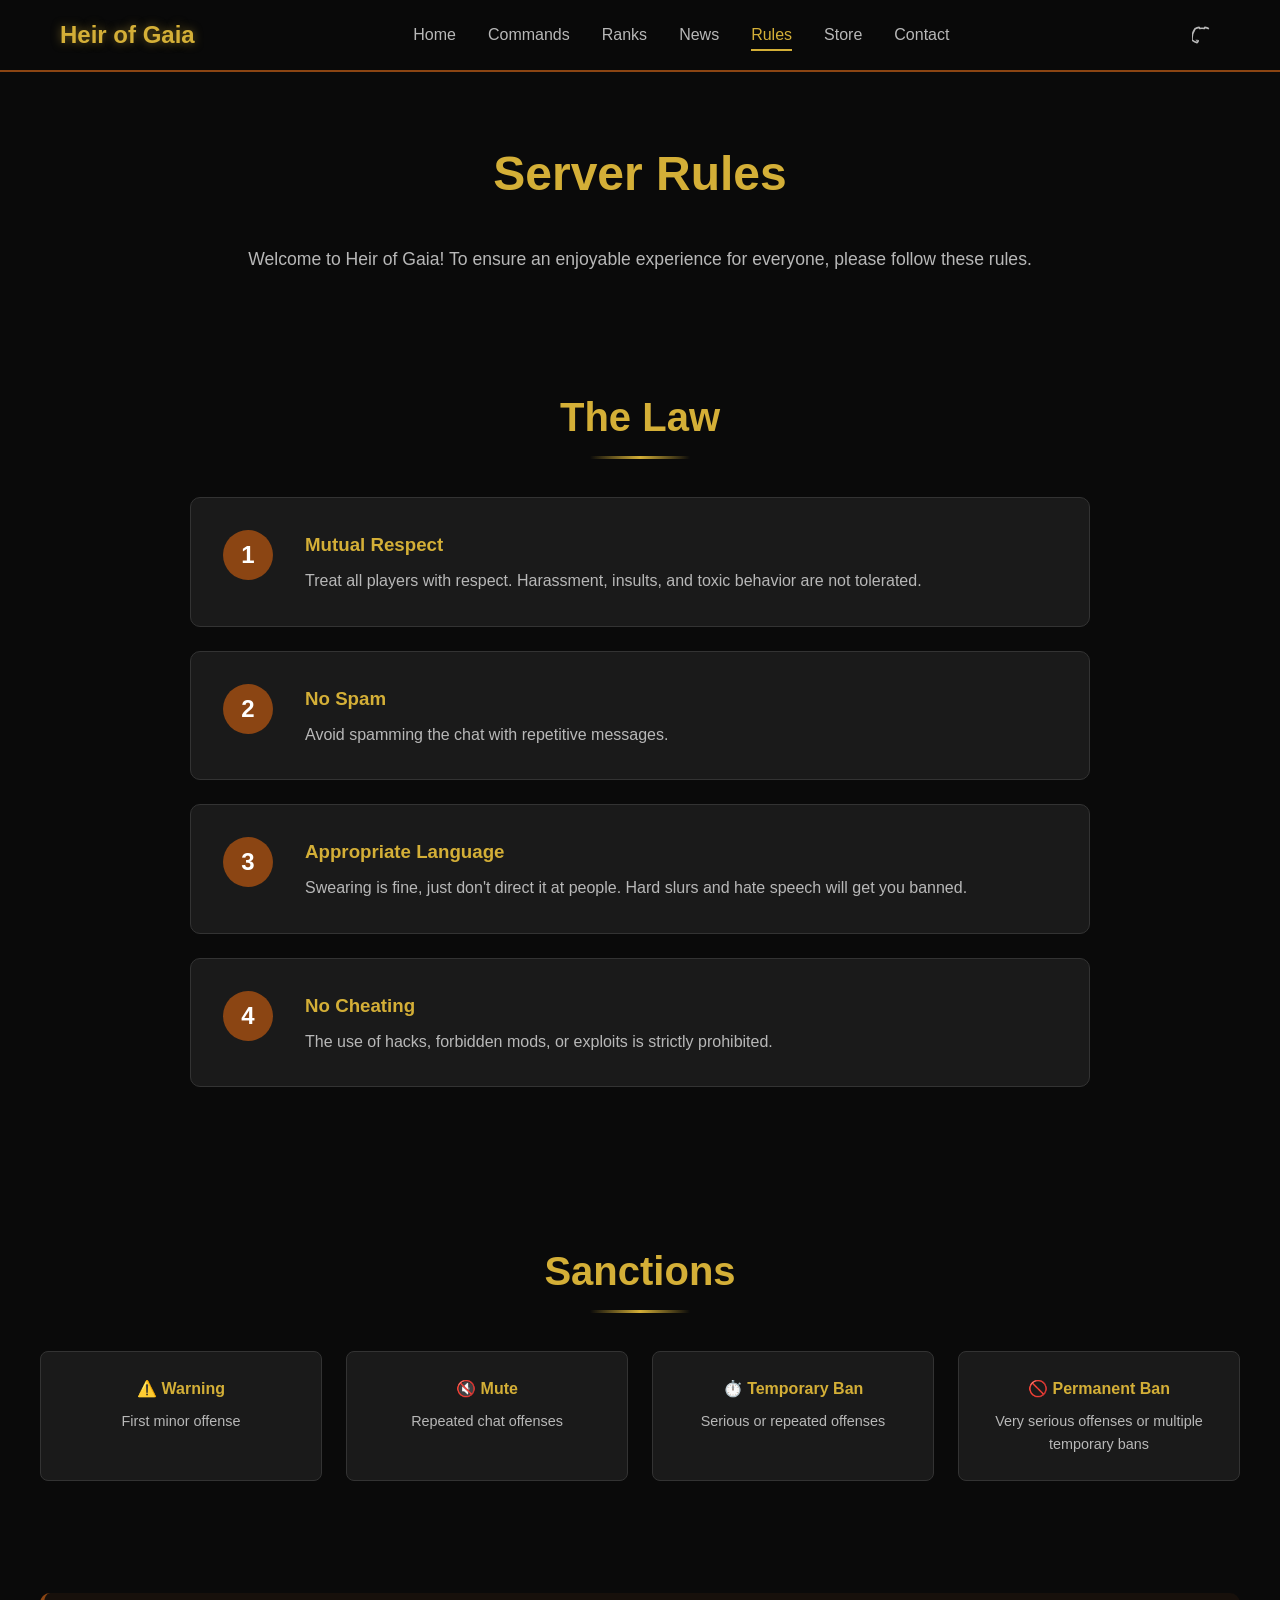
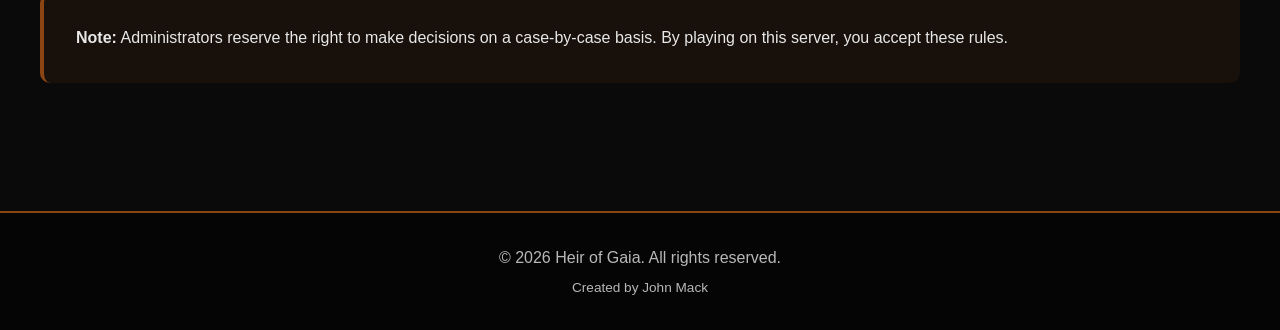
<file: rules.html>
<!DOCTYPE html>
<html lang="en">
<head>
    <meta charset="UTF-8">
    <meta name="viewport" content="width=device-width, initial-scale=1.0">
    <title>Rules - Heir of Gaia</title>
    <link rel="stylesheet" href="css/style.css">
</head>
<body>
    <nav class="navbar">
        <div class="container">
            <a href="index.html" class="nav-brand">Heir of Gaia</a>
            <button class="nav-toggle" aria-label="Toggle navigation">
                <span></span>
                <span></span>
                <span></span>
            </button>
            <ul class="nav-menu">
                <li><a href="index.html">Home</a></li>
                <li><a href="commands.html">Commands</a></li>
                <li><a href="ranks.html">Ranks</a></li>
                <li><a href="news.html">News</a></li>
                <li><a href="rules.html" class="active">Rules</a></li>
                <li><a href="store.html">Store</a></li>
                <li><a href="contact.html">Contact</a></li>
            </ul>
            <a href="https://discord.gg/JfHbU9vkr3" class="discord-icon" target="_blank" aria-label="Join Discord">
                <svg width="20" height="20" viewBox="0 0 24 24" fill="none" stroke="currentColor" stroke-width="2">
                    <path d="M20.317 4.37a19.791 19.791 0 0 0-4.885-1.515a.074.074 0 0 0-.079.037c-.21.375-.444.864-.607 1.25a18.27 18.27 0 0 0-5.487 0c-.163-.386-.395-.875-.607-1.25a.077.077 0 0 0-.079-.037A19.736 19.736 0 0 0 3.677 4.37a.07.07 0 0 0-.032.027C.533 9.046-.32 13.58.099 18.057a.082.082 0 0 0 .031.057a19.9 19.9 0 0 0 5.993 3.03a.078.078 0 0 0 .084-.028c.462-.63.874-1.295 1.226-1.994a.076.076 0 0 0-.042-.106a13.107 13.107 0 0 1-1.872-.892a.077.077 0 0 1-.008-.128a10.2a10.2 0 0 0 .372-.294a.074.074 0 0 1 .076-.01c3.928 1.793 8.18 1.793 12.062 0a.074.074 0 0 1 .078.009c.12.098.246.198.373.294a.077.077 0 0 1-.006.127a12.299 12.299 0 0 1-1.873.892a.077.077 0 0 0-.041.107c.36.698.77 1.363 1.225 1.993a.076.076 0 0 0 .084.028a19.839 19.839 0 0 0 6.002-3.03a.077.077 0 0 0 .032-.056c.5-4.506-.838-8.962-3.552-12.66a.061.061 0 0 0-.031-.03zM8.02 15.33c-1.183 0-2.157-.965-2.157-2.156c0-1.193.948-2.157 2.157-2.157c1.211 0 2.176.964 2.157 2.157c0 1.19-.946 2.157-2.157 2.157zm7.975 0c-1.183 0-2.157-.965-2.157-2.156c0-1.193.948-2.157 2.157-2.157c1.211 0 2.176.964 2.157 2.157c0 1.19-.946 2.157-2.157 2.157z"/>
                </svg>
            </a>
        </div>
    </nav>

    <main class="container page-content">
        <h1 class="page-title">Server Rules</h1>
        
        <div class="rules-intro">
            <p>Welcome to Heir of Gaia! To ensure an enjoyable experience for everyone, please follow these rules.</p>
        </div>

        <section class="section">
            <h2 class="section-title">The Law</h2>
            <div class="rule-list">
                <div class="rule-item">
                    <span class="rule-number">1</span>
                    <div class="rule-content">
                        <h3>Mutual Respect</h3>
                        <p>Treat all players with respect. Harassment, insults, and toxic behavior are not tolerated.</p>
                    </div>
                </div>
                <div class="rule-item">
                    <span class="rule-number">2</span>
                    <div class="rule-content">
                        <h3>No Spam</h3>
                        <p>Avoid spamming the chat with repetitive messages.</p>
                    </div>
                </div>
                <div class="rule-item">
                    <span class="rule-number">3</span>
                    <div class="rule-content">
                        <h3>Appropriate Language</h3>
                        <p>Swearing is fine, just don't direct it at people. Hard slurs and hate speech will get you banned.</p>
                    </div>
                </div>
                <div class="rule-item">
                    <span class="rule-number">4</span>
                    <div class="rule-content">
                        <h3>No Cheating</h3>
                        <p>The use of hacks, forbidden mods, or exploits is strictly prohibited.</p>
                    </div>
                </div>
            </div>
        </section>

        <section class="section">
            <h2 class="section-title">Sanctions</h2>
            <div class="sanctions-box">
                <div class="sanction-item">
                    <h4>⚠️ Warning</h4>
                    <p>First minor offense</p>
                </div>
                <div class="sanction-item">
                    <h4>🔇 Mute</h4>
                    <p>Repeated chat offenses</p>
                </div>
                <div class="sanction-item">
                    <h4>⏱️ Temporary Ban</h4>
                    <p>Serious or repeated offenses</p>
                </div>
                <div class="sanction-item">
                    <h4>🚫 Permanent Ban</h4>
                    <p>Very serious offenses or multiple temporary bans</p>
                </div>
            </div>
        </section>

        <div class="rules-footer">
            <p><strong>Note:</strong> Administrators reserve the right to make decisions on a case-by-case basis. By playing on this server, you accept these rules.</p>
        </div>
    </main>

    <footer class="footer">
        <div class="container">
            <p>&copy; 2026 Heir of Gaia. All rights reserved.</p>
            <p style="margin-top: 0.4rem; font-size: 0.85rem;">Created by John Mack</p>
        </div>
    </footer>

    <script src="js/script.js"></script>
</body>
</html>
</file>
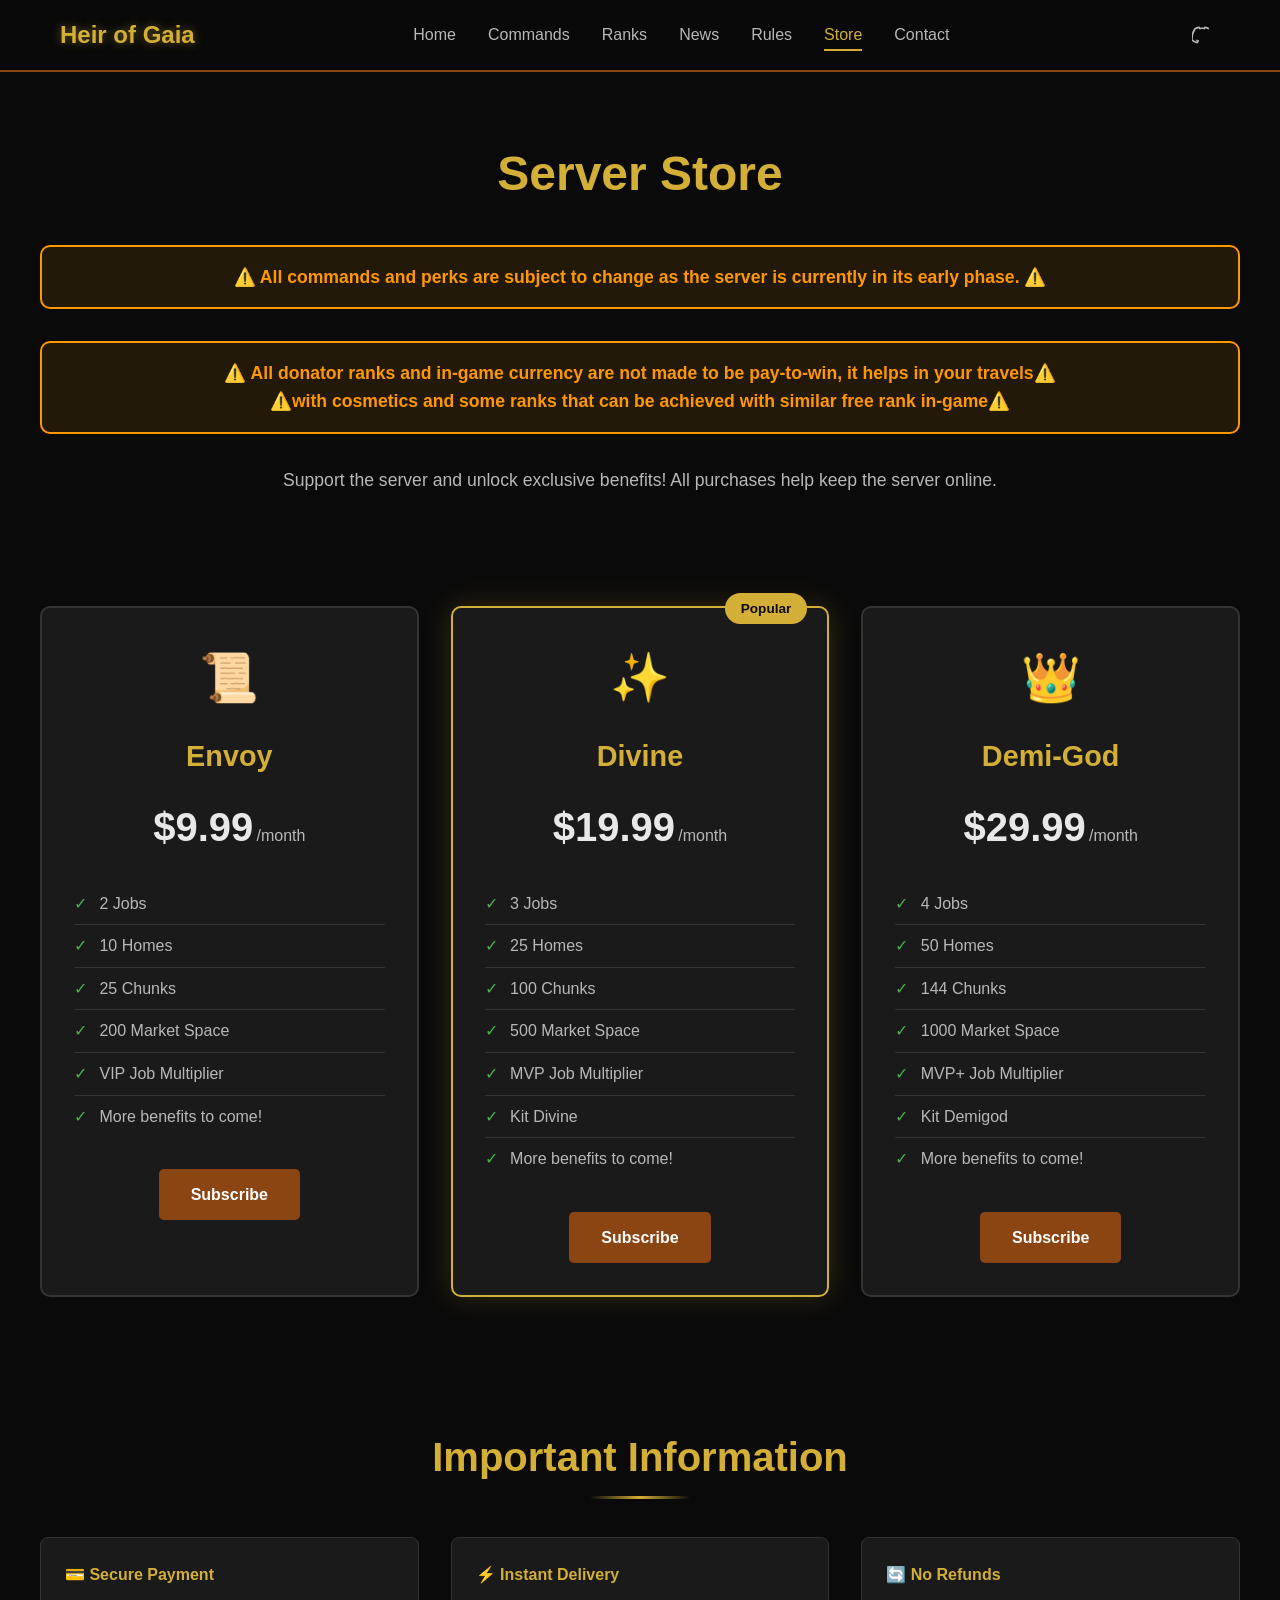
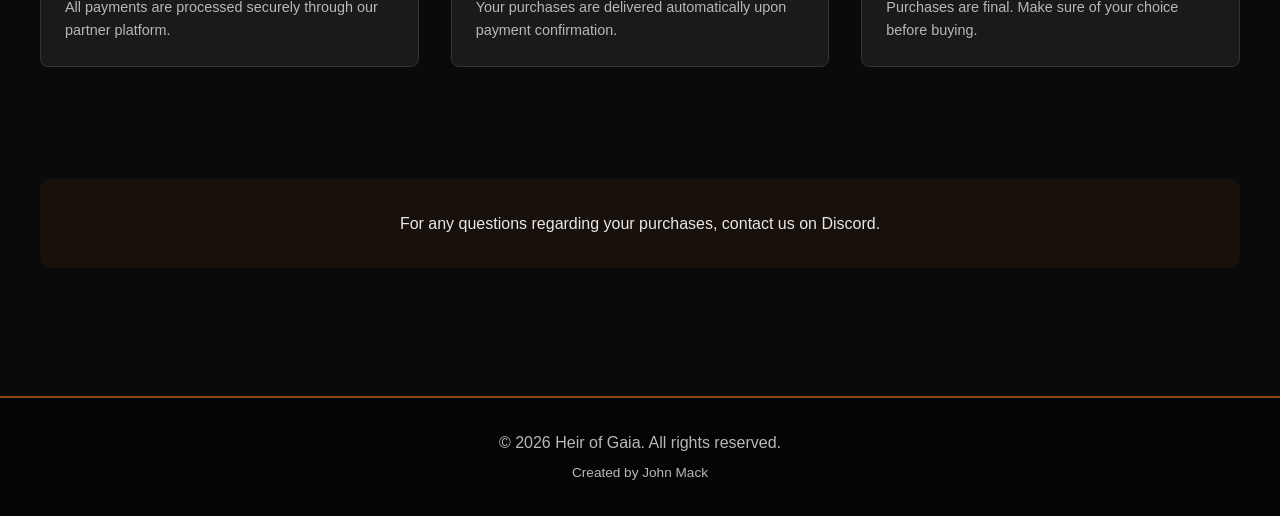
<file: store.html>
<!DOCTYPE html>
<html lang="en">
<head>
    <meta charset="UTF-8">
    <meta name="viewport" content="width=device-width, initial-scale=1.0">
    <title>Store - Heir of Gaia</title>
    <link rel="stylesheet" href="css/style.css">
</head>
<body>
    <nav class="navbar">
        <div class="container">
            <a href="index.html" class="nav-brand">Heir of Gaia</a>
            <button class="nav-toggle" aria-label="Toggle navigation">
                <span></span>
                <span></span>
                <span></span>
            </button>
            <ul class="nav-menu">
                <li><a href="index.html">Home</a></li>
                <li><a href="commands.html">Commands</a></li>
                <li><a href="ranks.html">Ranks</a></li>
                <li><a href="news.html">News</a></li>
                <li><a href="rules.html">Rules</a></li>
                <li><a href="store.html" class="active">Store</a></li>
                <li><a href="contact.html">Contact</a></li>
            </ul>
            <a href="https://discord.gg/JfHbU9vkr3" class="discord-icon" target="_blank" aria-label="Join Discord">
                <svg width="20" height="20" viewBox="0 0 24 24" fill="none" stroke="currentColor" stroke-width="2">
                    <path d="M20.317 4.37a19.791 19.791 0 0 0-4.885-1.515a.074.074 0 0 0-.079.037c-.21.375-.444.864-.607 1.25a18.27 18.27 0 0 0-5.487 0c-.163-.386-.395-.875-.607-1.25a.077.077 0 0 0-.079-.037A19.736 19.736 0 0 0 3.677 4.37a.07.07 0 0 0-.032.027C.533 9.046-.32 13.58.099 18.057a.082.082 0 0 0 .031.057a19.9 19.9 0 0 0 5.993 3.03a.078.078 0 0 0 .084-.028c.462-.63.874-1.295 1.226-1.994a.076.076 0 0 0-.042-.106a13.107 13.107 0 0 1-1.872-.892a.077.077 0 0 1-.008-.128a10.2a10.2 0 0 0 .372-.294a.074.074 0 0 1 .076-.01c3.928 1.793 8.18 1.793 12.062 0a.074.074 0 0 1 .078.009c.12.098.246.198.373.294a.077.077 0 0 1-.006.127a12.299 12.299 0 0 1-1.873.892a.077.077 0 0 0-.041.107c.36.698.77 1.363 1.225 1.993a.076.076 0 0 0 .084.028a19.839 19.839 0 0 0 6.002-3.03a.077.077 0 0 0 .032-.056c.5-4.506-.838-8.962-3.552-12.66a.061.061 0 0 0-.031-.03zM8.02 15.33c-1.183 0-2.157-.965-2.157-2.156c0-1.193.948-2.157 2.157-2.157c1.211 0 2.176.964 2.157 2.157c0 1.19-.946 2.157-2.157 2.157zm7.975 0c-1.183 0-2.157-.965-2.157-2.156c0-1.193.948-2.157 2.157-2.157c1.211 0 2.176.964 2.157 2.157c0 1.19-.946 2.157-2.157 2.157z"/>
                </svg>
            </a>
        </div>
    </nav>

    <main class="container page-content">
        <h1 class="page-title">Server Store</h1>
        
        <div class="store-warning">
            <p>⚠️ All commands and perks are subject to change as the server is currently in its early phase. ⚠️</p>
        </div>

        <div class="store-warning">
            <p>⚠️ All donator ranks and in-game currency are not made to be pay-to-win, it helps in your travels⚠️<br> ⚠️with cosmetics and some ranks that can be achieved with similar free rank in-game⚠️</p>
        </div>
        
        <div class="store-intro">
            <p>Support the server and unlock exclusive benefits! All purchases help keep the server online.</p>
        </div>

        <section class="section">
            <div class="store-grid">
                <div class="store-card">
                    <div class="store-icon">📜</div>
                    <h3>Envoy</h3>
                    <div class="store-price">$9.99<span class="price-period">/month</span></div>
                    <ul class="store-features">
                        <li>2 Jobs</li>
                        <li>10 Homes</li>
                        <li>25 Chunks</li>
                        <li>200 Market Space</li>
                        <li>VIP Job Multiplier</li>
                        <li>More benefits to come!</li>
                    </ul>
                    <a href="https://heirofgaia.tip4serv.com/" class="store-btn" target="_blank">Subscribe</a>
                </div>

                <div class="store-card featured">
                    <div class="store-badge">Popular</div>
                    <div class="store-icon">✨</div>
                    <h3>Divine</h3>
                    <div class="store-price">$19.99<span class="price-period">/month</span></div>
                    <ul class="store-features">
                        <li>3 Jobs</li>
                        <li>25 Homes</li>
                        <li>100 Chunks</li>
                        <li>500 Market Space</li>
                        <li>MVP Job Multiplier</li>
                        <li>Kit Divine</li>
                        <li>More benefits to come!</li>
                    </ul>
                    <a href="https://heirofgaia.tip4serv.com/" class="store-btn" target="_blank">Subscribe</a>
                </div>

                <div class="store-card">
                    <div class="store-icon">👑</div>
                    <h3>Demi-God</h3>
                    <div class="store-price">$29.99<span class="price-period">/month</span></div>
                    <ul class="store-features">
                        <li>4 Jobs</li>
                        <li>50 Homes</li>
                        <li>144 Chunks</li>
                        <li>1000 Market Space</li>
                        <li>MVP+ Job Multiplier</li>
                        <li>Kit Demigod</li>
                        <li>More benefits to come!</li>
                    </ul>
                    <a href="https://heirofgaia.tip4serv.com/" class="store-btn" target="_blank">Subscribe</a>
                </div>
            </div>
        </section>

        <section class="section">
            <h2 class="section-title">Important Information</h2>
            <div class="info-boxes">
                <div class="info-card">
                    <h4>💳 Secure Payment</h4>
                    <p>All payments are processed securely through our partner platform.</p>
                </div>
                <div class="info-card">
                    <h4>⚡ Instant Delivery</h4>
                    <p>Your purchases are delivered automatically upon payment confirmation.</p>
                </div>
                <div class="info-card">
                    <h4>🔄 No Refunds</h4>
                    <p>Purchases are final. Make sure of your choice before buying.</p>
                </div>
            </div>
        </section>

        <div class="store-footer">
            <p>For any questions regarding your purchases, contact us on Discord.</p>
        </div>
    </main>

    <footer class="footer">
        <div class="container">
            <p>&copy; 2026 Heir of Gaia. All rights reserved.</p>
            <p style="margin-top: 0.4rem; font-size: 0.85rem;">Created by John Mack</p>
        </div>
    </footer>

    <script src="js/script.js"></script>
</body>
</html>
</file>
<file: css/style.css>
/* Reset and Base Styles */
* {
    margin: 0;
    padding: 0;
    box-sizing: border-box;
}

:root {
    --primary-color: #8b4513;
    --secondary-color: #d4af37;
    --accent-color: #c9a961;
    --dark-bg: #0a0a0a;
    --darker-bg: #050505;
    --card-bg: #1a1a1a;
    --text-primary: #e8e8e8;
    --text-secondary: #b8b8b8;
    --border-color: #333;
    --success-color: #4caf50;
    --warning-color: #ff9800;
    --danger-color: #f44336;
}

body {
    font-family: 'Segoe UI', Tahoma, Geneva, Verdana, sans-serif;
    background: var(--dark-bg);
    color: var(--text-primary);
    line-height: 1.6;
    overflow-x: hidden;
}

.container {
    max-width: 1200px;
    margin: 0 auto;
    padding: 0 20px;
}

/* Navigation */
.navbar {
    background: rgba(10, 10, 10, 0.95);
    backdrop-filter: blur(10px);
    padding: 1rem 0;
    position: sticky;
    top: 0;
    z-index: 1000;
    border-bottom: 2px solid var(--primary-color);
}

.navbar .container {
    display: flex;
    justify-content: space-between;
    align-items: center;
}

.nav-toggle {
    order: -1;
    margin-right: 1rem;
}

.nav-brand {
    font-size: 1.5rem;
    font-weight: bold;
    color: var(--secondary-color);
    text-shadow: 0 0 10px rgba(212, 175, 55, 0.5);
    text-decoration: none;
    cursor: pointer;
}

.nav-menu {
    display: flex;
    list-style: none;
    gap: 2rem;
}

.nav-menu a {
    color: var(--text-secondary);
    text-decoration: none;
    transition: all 0.3s ease;
    position: relative;
    padding: 0.5rem 0;
}

.nav-menu a::after {
    content: '';
    position: absolute;
    bottom: 0;
    left: 0;
    width: 0;
    height: 2px;
    background: var(--secondary-color);
    transition: width 0.3s ease;
}

.nav-menu a:hover,
.nav-menu a.active {
    color: var(--secondary-color);
}

.nav-menu a:hover::after,
.nav-menu a.active::after {
    width: 100%;
}

.nav-toggle {
    display: none;
    flex-direction: column;
    background: none;
    border: none;
    cursor: pointer;
    padding: 0.5rem;
}

.nav-toggle span {
    width: 25px;
    height: 3px;
    background: var(--secondary-color);
    margin: 3px 0;
    transition: 0.3s;
}

/* Discord Icon */
.discord-icon {
    display: flex;
    align-items: center;
    justify-content: center;
    color: var(--text-secondary);
    transition: all 0.3s ease;
    margin-left: 1rem;
    padding: 0.5rem;
}

.discord-icon:hover {
    color: var(--secondary-color);
    transform: scale(1.1);
}

.discord-icon svg {
    width: 20px;
    height: 20px;
}

/* Hero Section */
.hero {
    position: relative;
    height: 70vh;
    display: flex;
    align-items: center;
    justify-content: center;
    background: linear-gradient(135deg, #1a0f0f 0%, #0a0a0a 100%);
    overflow: hidden;
}

.hero::before {
    content: '';
    position: absolute;
    top: 0;
    left: 0;
    right: 0;
    bottom: 0;
    background: 
        radial-gradient(circle at 20% 50%, rgba(139, 69, 19, 0.1) 0%, transparent 50%),
        radial-gradient(circle at 80% 50%, rgba(212, 175, 55, 0.1) 0%, transparent 50%);
    animation: pulse 8s ease-in-out infinite;
}

@keyframes pulse {
    0%, 100% { opacity: 0.5; }
    50% { opacity: 1; }
}

.hero-overlay {
    position: absolute;
    top: 0;
    left: 0;
    right: 0;
    bottom: 0;
    background: url('../images/hero-bg.png') center/cover no-repeat, rgba(0, 0, 0, 0.3);
}

.hero-content {
    position: relative;
    z-index: 1;
    text-align: center;
    animation: fadeInUp 1s ease;
}

@keyframes fadeInUp {
    from {
        opacity: 0;
        transform: translateY(30px);
    }
    to {
        opacity: 1;
        transform: translateY(0);
    }
}

.hero-title {
    font-size: 4rem;
    font-weight: bold;
    color: var(--secondary-color);
    text-shadow: 0 0 20px rgba(212, 175, 55, 0.5);
    margin-bottom: 1rem;
}

.hero-subtitle {
    font-size: 1.3rem;
    color: var(--text-secondary);
    margin-bottom: 2rem;
}

.server-ip {
    display: inline-flex;
    align-items: center;
    gap: 1rem;
    background: rgba(26, 26, 26, 0.8);
    padding: 1rem 2rem;
    border-radius: 10px;
    border: 2px solid var(--primary-color);
}

.ip-label {
    color: var(--text-secondary);
}

.ip-address {
    font-size: 1.2rem;
    color: var(--secondary-color);
    font-weight: bold;
}

.copy-btn {
    background: var(--primary-color);
    color: white;
    border: none;
    padding: 0.5rem 1rem;
    border-radius: 5px;
    cursor: pointer;
    transition: all 0.3s ease;
}

.copy-btn:hover {
    background: var(--secondary-color);
    transform: translateY(-2px);
}

/* Sections */
.section {
    padding: 4rem 0;
}

.section-title {
    font-size: 2.5rem;
    color: var(--secondary-color);
    text-align: center;
    margin-bottom: 3rem;
    position: relative;
}

.section-title::after {
    content: '';
    position: absolute;
    bottom: -10px;
    left: 50%;
    transform: translateX(-50%);
    width: 100px;
    height: 3px;
    background: linear-gradient(90deg, transparent, var(--secondary-color), transparent);
}

/* Cards */
.content-grid {
    display: grid;
    grid-template-columns: repeat(auto-fit, minmax(300px, 1fr));
    gap: 2rem;
}

.card {
    background: var(--card-bg);
    padding: 2rem;
    border-radius: 10px;
    border: 1px solid var(--border-color);
    transition: all 0.3s ease;
    text-align: center;
}

.card:hover {
    transform: translateY(-5px);
    border-color: var(--primary-color);
    box-shadow: 0 10px 30px rgba(139, 69, 19, 0.3);
}

.card-icon {
    font-size: 3rem;
    margin-bottom: 1rem;
}

.card h3 {
    color: var(--secondary-color);
    margin-bottom: 1rem;
}

.card p {
    color: var(--text-secondary);
}

/* Info Box */
.info-box {
    background: var(--card-bg);
    padding: 2rem;
    border-radius: 10px;
    border: 1px solid var(--border-color);
    display: grid;
    grid-template-columns: repeat(auto-fit, minmax(200px, 1fr));
    gap: 2rem;
}

.info-item {
    display: flex;
    flex-direction: column;
    gap: 0.5rem;
}

.info-label {
    color: var(--text-secondary);
    font-size: 0.9rem;
}

.info-value {
    color: var(--secondary-color);
    font-size: 1.5rem;
    font-weight: bold;
}

/* Page Content */
.page-content {
    padding: 4rem 0;
    min-height: 60vh;
}

.page-title {
    font-size: 3rem;
    color: var(--secondary-color);
    text-align: center;
    margin-bottom: 2rem;
}

/* Commands Page */
.commands-grid {
    display: grid;
    grid-template-columns: repeat(auto-fill, minmax(280px, 1fr));
    gap: 1.5rem;
}

.command-card {
    background: var(--card-bg);
    padding: 1.5rem;
    border-radius: 8px;
    border: 1px solid var(--border-color);
    transition: all 0.3s ease;
}

.command-card:hover {
    border-color: var(--primary-color);
    transform: translateY(-3px);
}

.command-card.admin {
    border-color: var(--danger-color);
}

.command-header {
    margin-bottom: 1rem;
}

.command-header code {
    background: rgba(139, 69, 19, 0.2);
    padding: 0.5rem 1rem;
    border-radius: 5px;
    color: var(--secondary-color);
    font-size: 0.95rem;
    display: inline-block;
}

.command-card p {
    color: var(--text-secondary);
    font-size: 0.9rem;
}

/* Rules Page */
.rules-intro,
.store-intro,
.contact-intro {
    text-align: center;
    font-size: 1.1rem;
    color: var(--text-secondary);
    margin-bottom: 3rem;
    max-width: 800px;
    margin-left: auto;
    margin-right: auto;
}

.rule-list {
    max-width: 900px;
    margin: 0 auto;
}

.rule-item {
    display: flex;
    gap: 2rem;
    background: var(--card-bg);
    padding: 2rem;
    border-radius: 10px;
    border: 1px solid var(--border-color);
    margin-bottom: 1.5rem;
    transition: all 0.3s ease;
}

.rule-item:hover {
    border-color: var(--primary-color);
}

.rule-number {
    flex-shrink: 0;
    width: 50px;
    height: 50px;
    background: var(--primary-color);
    color: white;
    border-radius: 50%;
    display: flex;
    align-items: center;
    justify-content: center;
    font-size: 1.5rem;
    font-weight: bold;
}

.rule-content h3 {
    color: var(--secondary-color);
    margin-bottom: 0.5rem;
}

.rule-content p {
    color: var(--text-secondary);
}

.sanctions-box {
    display: grid;
    grid-template-columns: repeat(auto-fit, minmax(200px, 1fr));
    gap: 1.5rem;
}

.sanction-item {
    background: var(--card-bg);
    padding: 1.5rem;
    border-radius: 8px;
    border: 1px solid var(--border-color);
    text-align: center;
}

.sanction-item h4 {
    color: var(--secondary-color);
    margin-bottom: 0.5rem;
}

.sanction-item p {
    color: var(--text-secondary);
    font-size: 0.9rem;
}

.rules-footer {
    margin-top: 3rem;
    padding: 2rem;
    background: rgba(139, 69, 19, 0.1);
    border-radius: 10px;
    border-left: 4px solid var(--primary-color);
}

/* Ranks Page */
.ranks-container {
    display: grid;
    grid-template-columns: repeat(auto-fit, minmax(280px, 1fr));
    gap: 2rem;
}

.rank-card {
    background: var(--card-bg);
    padding: 2rem;
    border-radius: 10px;
    border: 2px solid var(--border-color);
    text-align: center;
    transition: all 0.3s ease;
}

.rank-card:hover {
    transform: translateY(-5px);
    box-shadow: 0 10px 30px rgba(0, 0, 0, 0.5);
}

.rank-joueur { border-color: #888; }
.rank-vip { border-color: #4caf50; }
.rank-vipplus { border-color: #2196f3; }
.rank-moderateur { border-color: #ff9800; }
.rank-admin { border-color: #f44336; }

.rank-badge {
    font-size: 3rem;
    margin-bottom: 1rem;
}

.rank-name {
    font-size: 1.8rem;
    color: var(--secondary-color);
    margin-bottom: 0.5rem;
}

.rank-description {
    color: var(--text-secondary);
    margin-bottom: 1.5rem;
    font-size: 0.9rem;
}

.rank-perks {
    list-style: none;
    text-align: left;
}

.rank-perks li {
    padding: 0.5rem 0;
    color: var(--text-secondary);
    border-bottom: 1px solid var(--border-color);
}

.rank-perks li:last-child {
    border-bottom: none;
}

.rank-perks li::before {
    content: '✓ ';
    color: var(--success-color);
    margin-right: 0.5rem;
}

/* Store Page */
.store-grid {
    display: grid;
    grid-template-columns: repeat(auto-fit, minmax(300px, 1fr));
    gap: 2rem;
}

.store-card {
    background: var(--card-bg);
    padding: 2rem;
    border-radius: 10px;
    border: 2px solid var(--border-color);
    text-align: center;
    position: relative;
    transition: all 0.3s ease;
}

.store-card:hover {
    transform: translateY(-5px);
    border-color: var(--primary-color);
}

.store-card.featured {
    border-color: var(--secondary-color);
    box-shadow: 0 0 30px rgba(212, 175, 55, 0.2);
}

.store-badge {
    position: absolute;
    top: -15px;
    right: 20px;
    background: var(--secondary-color);
    color: var(--dark-bg);
    padding: 0.3rem 1rem;
    border-radius: 20px;
    font-size: 0.85rem;
    font-weight: bold;
}

.store-icon {
    font-size: 3rem;
    margin-bottom: 1rem;
}

.store-card h3 {
    color: var(--secondary-color);
    font-size: 1.8rem;
    margin-bottom: 1rem;
}

.store-price {
    font-size: 2.5rem;
    color: var(--text-primary);
    font-weight: bold;
    margin-bottom: 1.5rem;
}

.store-features {
    list-style: none;
    margin-bottom: 2rem;
    text-align: left;
}

.store-features li {
    padding: 0.5rem 0;
    color: var(--text-secondary);
    border-bottom: 1px solid var(--border-color);
}

.store-features li:last-child {
    border-bottom: none;
}

.store-features li::before {
    content: '✓ ';
    color: var(--success-color);
    margin-right: 0.5rem;
}

.store-btn {
    display: inline-block;
    background: var(--primary-color);
    color: white;
    padding: 0.8rem 2rem;
    border-radius: 5px;
    text-decoration: none;
    transition: all 0.3s ease;
    font-weight: bold;
}

.store-btn:hover {
    background: var(--secondary-color);
    transform: translateY(-2px);
}

.info-boxes {
    display: grid;
    grid-template-columns: repeat(auto-fit, minmax(250px, 1fr));
    gap: 2rem;
}

.info-card {
    background: var(--card-bg);
    padding: 1.5rem;
    border-radius: 8px;
    border: 1px solid var(--border-color);
}

.info-card h4 {
    color: var(--secondary-color);
    margin-bottom: 0.5rem;
}

.info-card p {
    color: var(--text-secondary);
    font-size: 0.9rem;
}

.store-footer {
    margin-top: 3rem;
    text-align: center;
    padding: 2rem;
    background: rgba(139, 69, 19, 0.1);
    border-radius: 10px;
}

/* Contact Page */
.contact-grid {
    display: grid;
    grid-template-columns: repeat(auto-fit, minmax(300px, 1fr));
    gap: 2rem;
    margin-bottom: 3rem;
}

.contact-card {
    background: var(--card-bg);
    padding: 2rem;
    border-radius: 10px;
    border: 2px solid var(--border-color);
    text-align: center;
    transition: all 0.3s ease;
}

.contact-card:hover {
    transform: translateY(-5px);
    border-color: var(--primary-color);
}

.contact-card.discord {
    border-color: #5865f2;
}

.contact-icon {
    font-size: 3rem;
    margin-bottom: 1rem;
    color: var(--secondary-color);
}

.contact-card.discord .contact-icon {
    color: #5865f2;
}

.contact-card h3 {
    color: var(--secondary-color);
    margin-bottom: 1rem;
}

.contact-card p {
    color: var(--text-secondary);
    margin-bottom: 1.5rem;
}

.contact-btn {
    display: inline-block;
    background: var(--primary-color);
    color: white;
    padding: 0.8rem 2rem;
    border-radius: 5px;
    text-decoration: none;
    transition: all 0.3s ease;
}

.contact-btn:hover {
    background: var(--secondary-color);
    transform: translateY(-2px);
}

.contact-card.discord .contact-btn {
    background: #5865f2;
}

.contact-card.discord .contact-btn:hover {
    background: #4752c4;
}

.team-grid {
    display: grid;
    grid-template-columns: repeat(auto-fit, minmax(200px, 1fr));
    gap: 2rem;
}

.team-card {
    background: var(--card-bg);
    padding: 2rem;
    border-radius: 10px;
    border: 1px solid var(--border-color);
    text-align: center;
}

.team-avatar {
    font-size: 4rem;
    margin-bottom: 1rem;
}

.team-card h4 {
    color: var(--secondary-color);
    margin-bottom: 0.5rem;
}

.team-role {
    color: var(--text-secondary);
    font-size: 0.9rem;
}

.faq-list {
    max-width: 800px;
    margin: 0 auto;
}

.faq-item {
    background: var(--card-bg);
    padding: 1.5rem;
    border-radius: 8px;
    border: 1px solid var(--border-color);
    margin-bottom: 1rem;
}

.faq-item h4 {
    color: var(--secondary-color);
    margin-bottom: 0.5rem;
}

.faq-item p {
    color: var(--text-secondary);
}

/* Footer */
.footer {
    background: var(--darker-bg);
    padding: 2rem 0;
    text-align: center;
    border-top: 2px solid var(--primary-color);
    margin-top: 4rem;
}

.footer p {
    color: var(--text-secondary);
}

/* Responsive Design */
@media (max-width: 768px) {
    .nav-menu {
        position: fixed;
        left: -100%;
        top: 70px;
        flex-direction: column;
        background: rgba(10, 10, 10, 0.98);
        width: 100%;
        text-align: center;
        transition: 0.3s;
        padding: 2rem 0;
        gap: 0;
    }

    .nav-menu.active {
        left: 0;
    }

    .nav-menu li {
        margin: 1rem 0;
    }

    .nav-toggle {
        display: flex;
    }

    .hero-title {
        font-size: 2.5rem;
    }

    .hero-subtitle {
        font-size: 1rem;
    }

    .server-ip {
        flex-direction: column;
        gap: 0.5rem;
    }

    .page-title {
        font-size: 2rem;
    }

    .section-title {
        font-size: 2rem;
    }

    .content-grid,
    .commands-grid,
    .ranks-container,
    .store-grid {
        grid-template-columns: 1fr;
    }
}

@media (max-width: 480px) {
    .hero-title {
        font-size: 2rem;
    }

    .container {
        padding: 0 15px;
    }
}


/* Additional Rank Styles */
.section-subtitle {
    text-align: center;
    color: var(--text-secondary);
    margin-top: -2rem;
    margin-bottom: 2rem;
    font-size: 1.1rem;
}

.rank-donator {
    position: relative;
}

.rank-btn {
    display: inline-block;
    background: var(--primary-color);
    color: white;
    padding: 0.8rem 2rem;
    border-radius: 5px;
    text-decoration: none;
    transition: all 0.3s ease;
    font-weight: bold;
    margin-top: 1rem;
}

.rank-btn:hover {
    background: var(--secondary-color);
    transform: translateY(-2px);
    color: var(--dark-bg);
}

.rank-staff {
    background: linear-gradient(135deg, rgba(255, 51, 204, 0.05) 0%, rgba(26, 26, 26, 1) 100%);
}

.ranks-intro {
    text-align: center;
    font-size: 1.1rem;
    color: var(--text-secondary);
    margin-bottom: 3rem;
    max-width: 800px;
    margin-left: auto;
    margin-right: auto;
}

.ranks-footer {
    margin-top: 3rem;
    padding: 2rem;
    background: rgba(139, 69, 19, 0.1);
    border-radius: 10px;
    border-left: 4px solid var(--primary-color);
    text-align: center;
}

.price-period {
    font-size: 1rem;
    color: var(--text-secondary);
    font-weight: normal;
}

/* Store page enhancements */
.store-price .price-period {
    display: inline-block;
    margin-left: 0.2rem;
}


/* Store Warning Box */
.store-warning {
    background: rgba(255, 152, 0, 0.1);
    border: 2px solid var(--warning-color);
    border-radius: 10px;
    padding: 1rem 1.5rem;
    margin-bottom: 2rem;
    text-align: center;
}

.store-warning p {
    color: var(--warning-color);
    font-weight: bold;
    margin: 0;
    font-size: 1.1rem;
}


/* Server Description Styles */
.server-description {
    max-width: 900px;
    margin: 0 auto;
    background: var(--card-bg);
    padding: 2.5rem;
    border-radius: 10px;
    border: 1px solid var(--border-color);
    line-height: 1.8;
}

.description-intro {
    font-size: 1.3rem;
    text-align: center;
    margin-bottom: 1.5rem;
    color: var(--secondary-color);
}

.server-description > p {
    color: var(--text-secondary);
    margin-bottom: 1rem;
    text-align: center;
}

.feature-detailed {
    margin: 2rem 0;
    padding: 1.5rem;
    background: rgba(139, 69, 19, 0.05);
    border-radius: 8px;
    border-left: 4px solid var(--primary-color);
}

.feature-detailed h3 {
    color: var(--secondary-color);
    margin-bottom: 0.8rem;
    font-size: 1.3rem;
}

.feature-detailed p {
    color: var(--text-secondary);
    margin: 0;
}

.feature-list {
    list-style: none;
    padding: 0;
    margin: 0.5rem 0 0 0;
}

.feature-list li {
    color: var(--text-secondary);
    padding: 0.4rem 0;
    padding-left: 1.5rem;
    position: relative;
}

.feature-list li::before {
    content: '✓';
    position: absolute;
    left: 0;
    color: var(--success-color);
    font-weight: bold;
}

.description-footer {
    text-align: center;
    font-size: 1.2rem;
    margin-top: 2rem;
    padding-top: 2rem;
    border-top: 2px solid var(--border-color);
    color: var(--text-primary);
    line-height: 1.8;
}

.description-footer strong {
    color: var(--secondary-color);
}


/* Commands Note Box */
.commands-note {
    margin-top: 3rem;
    padding: 1.5rem;
    background: rgba(139, 69, 19, 0.1);
    border-radius: 10px;
    border-left: 4px solid var(--primary-color);
    text-align: center;
}

.commands-note p {
    color: var(--text-secondary);
    margin: 0;
}

.commands-note strong {
    color: var(--secondary-color);
}


/* Image Carousel Styles */
.carousel-container {
    position: absolute;
    bottom: 20px;
    left: 50%;
    transform: translateX(-50%);
    width: 90%;
    max-width: 800px;
    z-index: 10;
    display: flex;
    align-items: center;
    gap: 1rem;
}

.carousel-wrapper {
    flex: 1;
    overflow: hidden;
    border-radius: 10px;
    background: rgba(10, 10, 10, 0.5);
    backdrop-filter: blur(10px);
    padding: 1rem;
}

.carousel-track {
    display: flex;
    gap: 1rem;
    transition: transform 0.5s ease;
    align-items: center;
}

.carousel-item {
    flex-shrink: 0;
    width: 200px;
    height: 120px;
    border-radius: 8px;
    overflow: hidden;
    cursor: pointer;
    transition: all 0.3s ease;
    border: 2px solid transparent;
    opacity: 0.6;
}

.carousel-item img {
    width: 100%;
    height: 100%;
    object-fit: cover;
    display: block;
}

.carousel-item.active {
    width: 280px;
    height: 168px;
    border-color: var(--secondary-color);
    box-shadow: 0 0 20px rgba(212, 175, 55, 0.5);
    opacity: 1;
    transform: scale(1.05);
}

.carousel-item:hover {
    opacity: 1;
    border-color: var(--primary-color);
}

.carousel-btn {
    background: rgba(139, 69, 19, 0.8);
    color: var(--secondary-color);
    border: 2px solid var(--primary-color);
    width: 40px;
    height: 40px;
    border-radius: 50%;
    font-size: 1.5rem;
    cursor: pointer;
    transition: all 0.3s ease;
    display: flex;
    align-items: center;
    justify-content: center;
    flex-shrink: 0;
}

.carousel-btn:hover {
    background: var(--primary-color);
    color: white;
    transform: scale(1.1);
}

.carousel-btn:active {
    transform: scale(0.95);
}

/* Image Zoom Modal */
.image-modal {
    display: none;
    position: fixed;
    z-index: 9999;
    left: 0;
    top: 0;
    width: 100%;
    height: 100%;
    background-color: rgba(0, 0, 0, 0.95);
    animation: fadeIn 0.3s ease;
}

.image-modal.show {
    display: flex;
    align-items: center;
    justify-content: center;
}

@keyframes fadeIn {
    from { opacity: 0; }
    to { opacity: 1; }
}

.modal-content {
    max-width: 90%;
    max-height: 90%;
    object-fit: contain;
    border-radius: 10px;
    box-shadow: 0 0 50px rgba(212, 175, 55, 0.3);
    animation: zoomIn 0.3s ease;
}

@keyframes zoomIn {
    from {
        transform: scale(0.7);
        opacity: 0;
    }
    to {
        transform: scale(1);
        opacity: 1;
    }
}

.modal-close {
    position: absolute;
    top: 20px;
    right: 40px;
    color: var(--secondary-color);
    font-size: 50px;
    font-weight: bold;
    cursor: pointer;
    transition: all 0.3s ease;
}

.modal-close:hover {
    color: white;
    transform: scale(1.2);
}

/* Responsive Carousel */
@media (max-width: 768px) {
    .carousel-container {
        width: 95%;
        bottom: 10px;
    }

    .carousel-item {
        width: 150px;
        height: 90px;
    }

    .carousel-item.active {
        width: 200px;
        height: 120px;
    }

    .carousel-btn {
        width: 35px;
        height: 35px;
        font-size: 1.2rem;
    }

    .modal-close {
        top: 10px;
        right: 20px;
        font-size: 40px;
    }
}

@media (max-width: 480px) {
    .carousel-item {
        width: 120px;
        height: 72px;
    }

    .carousel-item.active {
        width: 160px;
        height: 96px;
    }

    .carousel-wrapper {
        padding: 0.5rem;
    }
}
</file>
